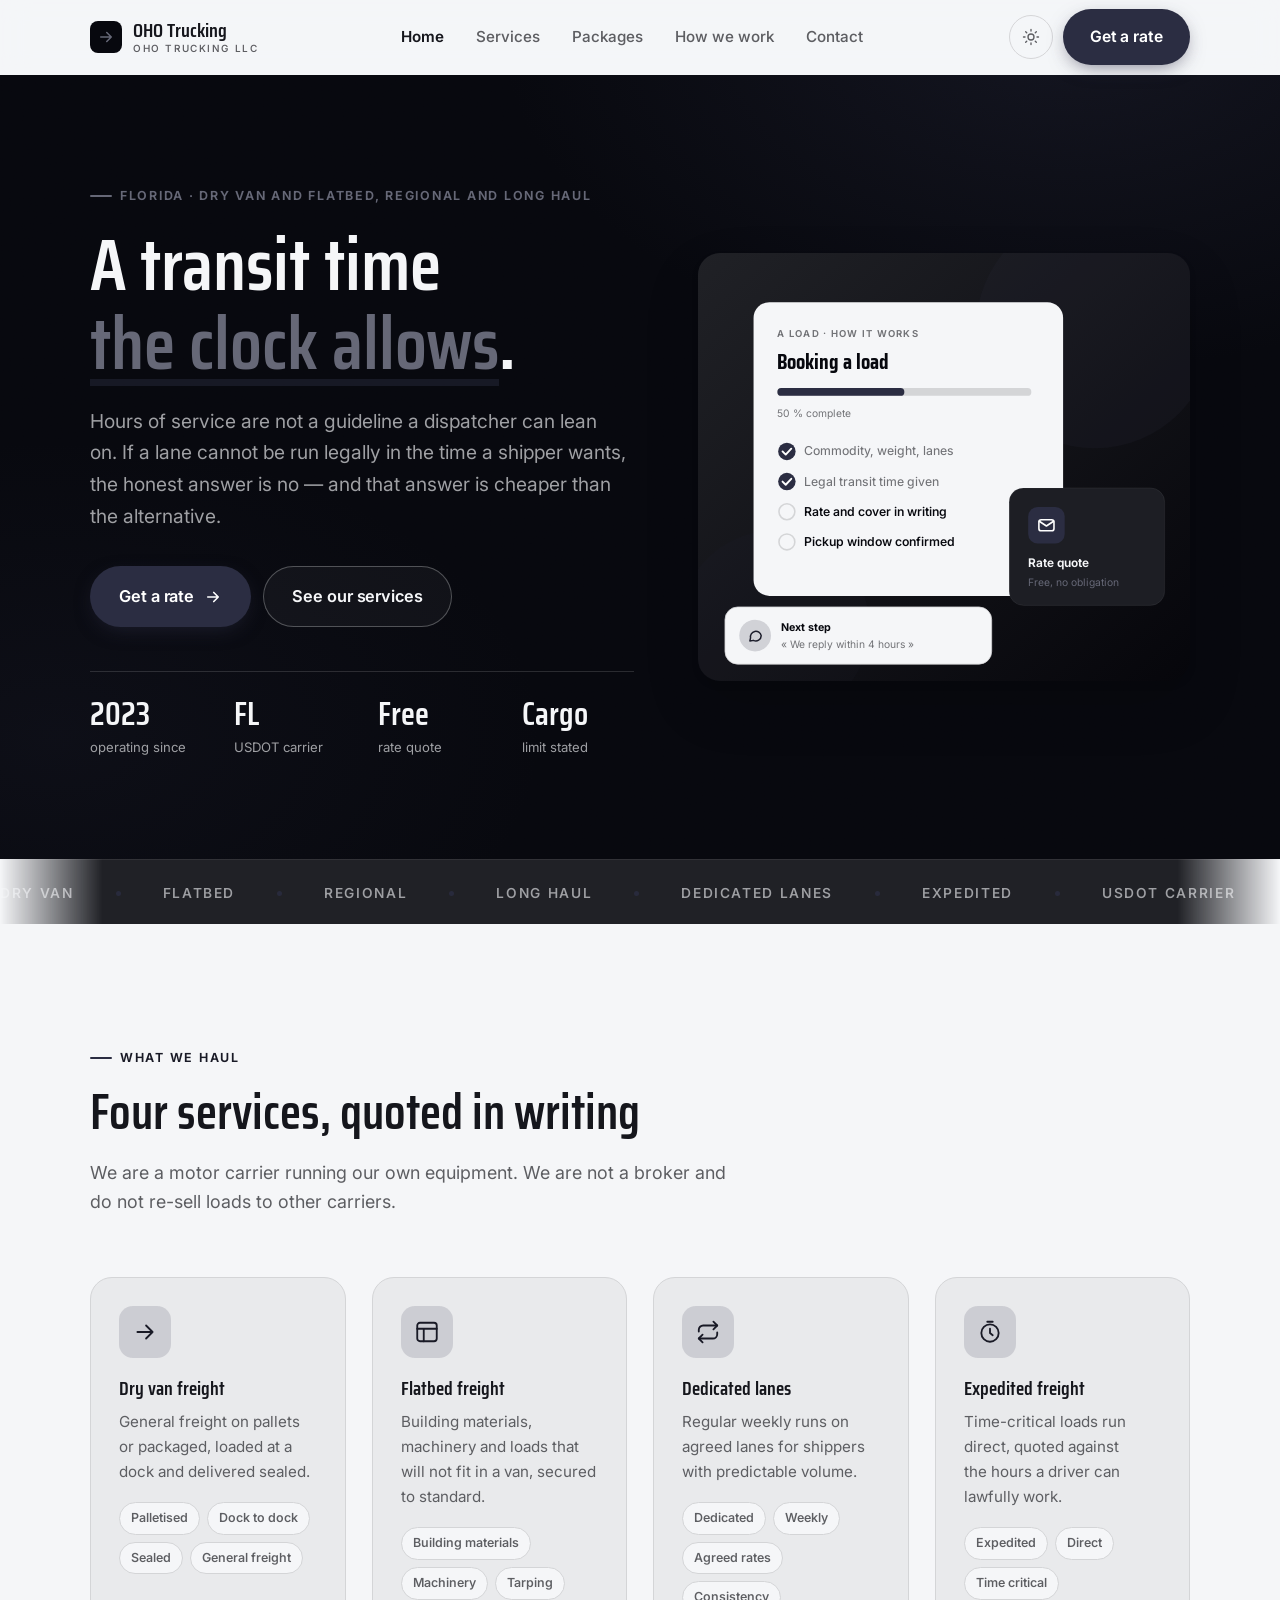
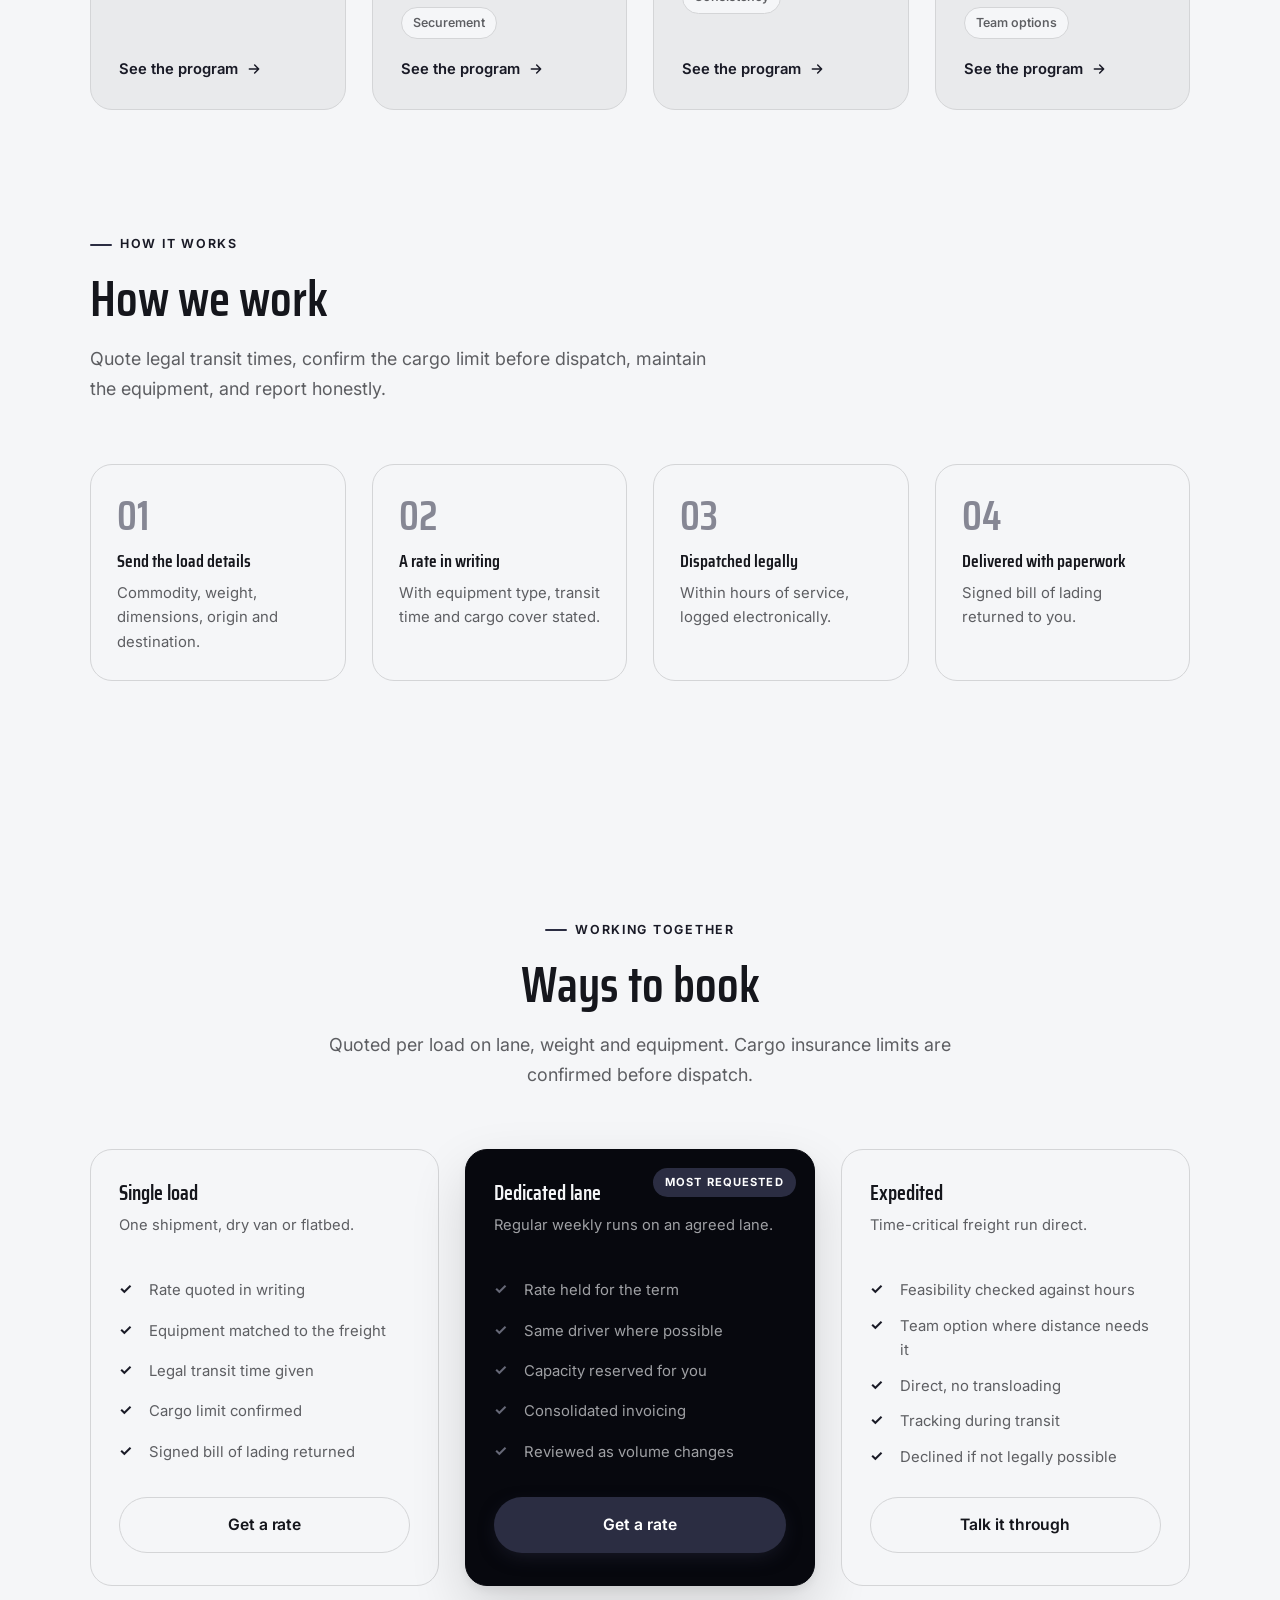
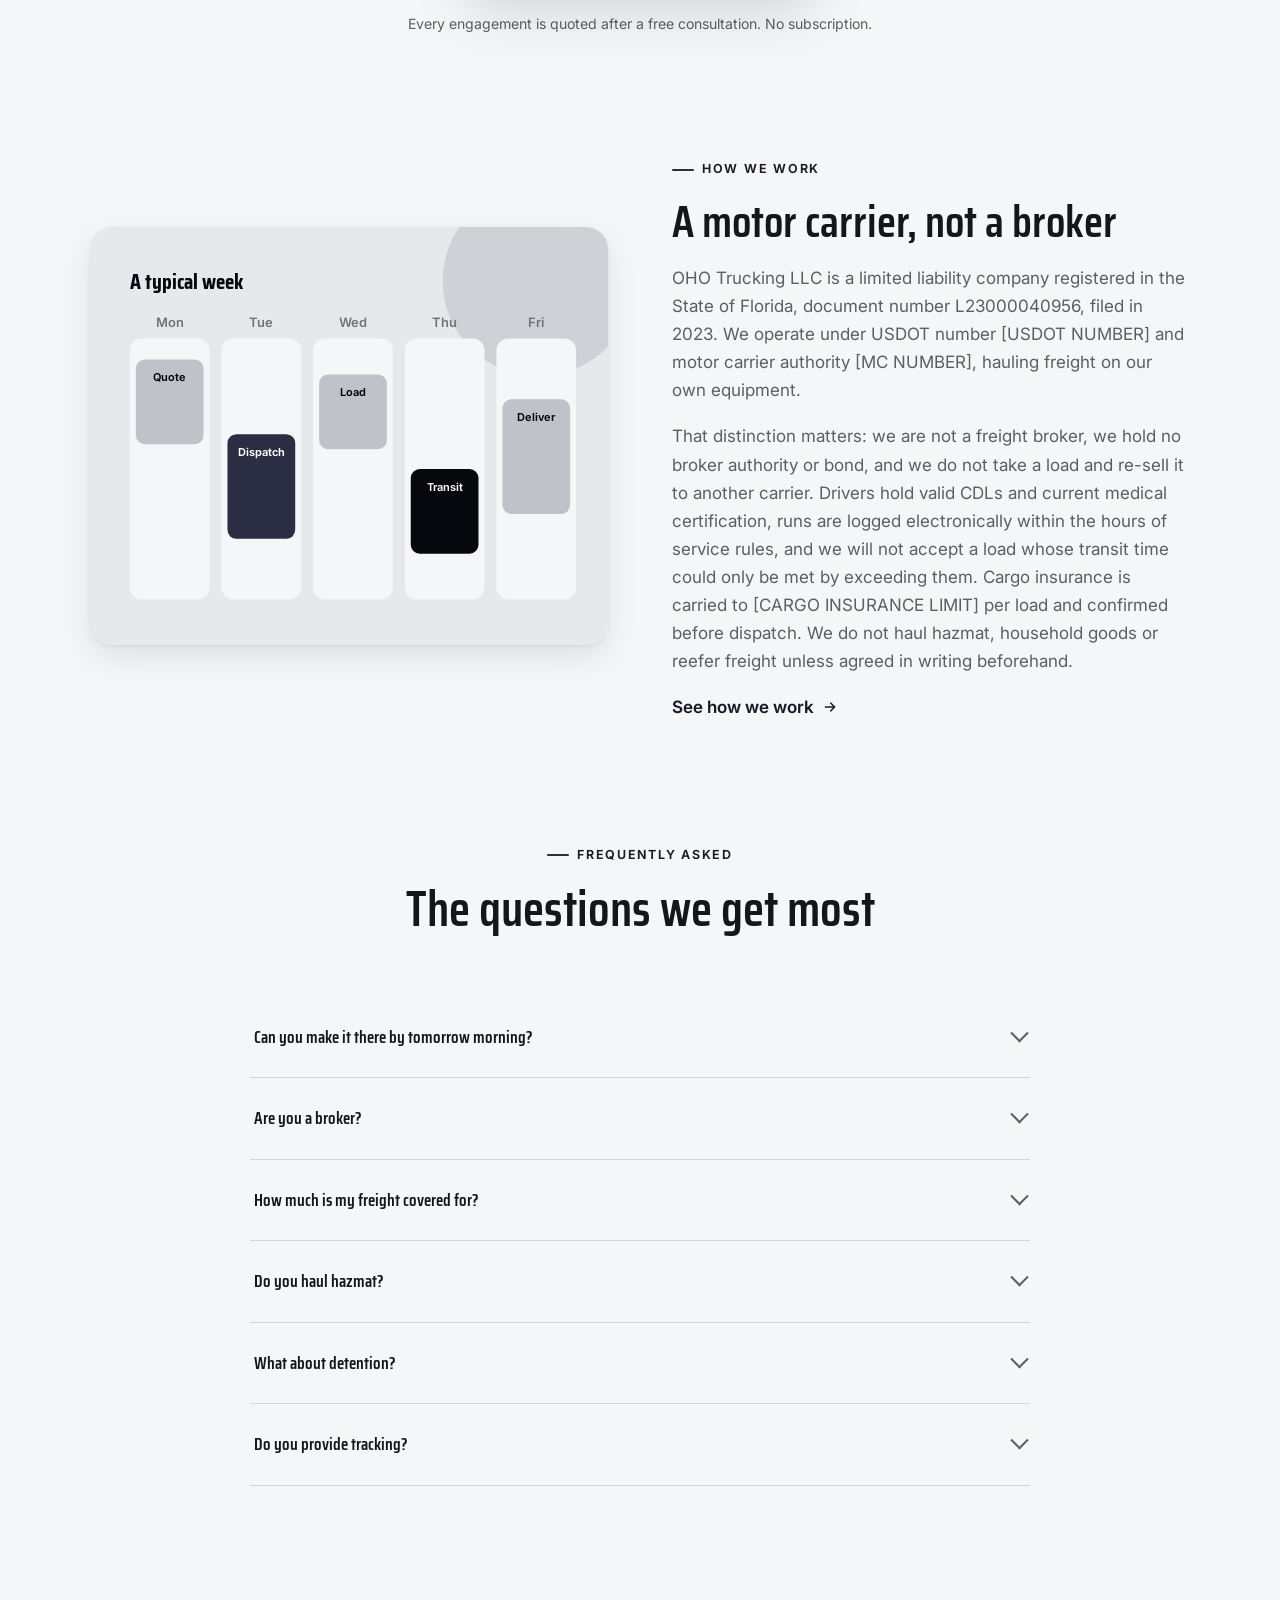
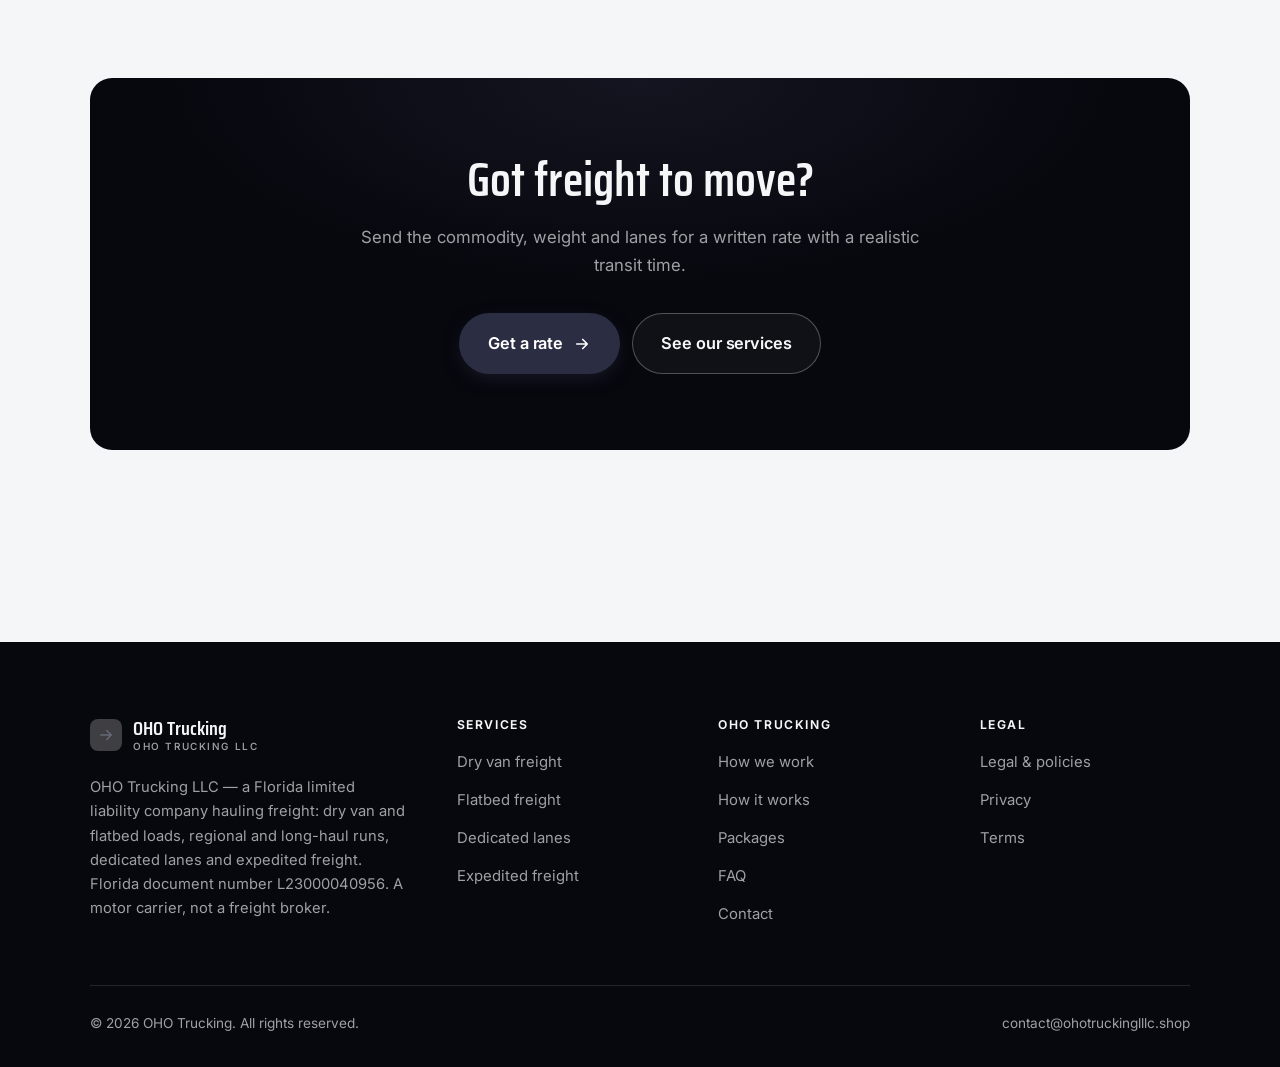
<file: index.html>
<!DOCTYPE html>
<html lang="en" class="no-js">
<head>
<meta charset="utf-8">
<meta name="viewport" content="width=device-width, initial-scale=1">
<title>OHO Trucking LLC — freight hauling in Florida and beyond</title>
<meta name="description" content="OHO Trucking LLC, a Florida motor carrier: dry van and flatbed freight, regional and long-haul runs, dedicated lanes and expedited loads, with cargo insurance stated up front.">
<link rel="canonical" href="https://ohotruckinglllc.shop/">

<meta property="og:type" content="website">
<meta property="og:url" content="https://ohotruckinglllc.shop/">
<meta property="og:site_name" content="OHO Trucking">
<meta property="og:locale" content="en_US">
<meta property="og:title" content="OHO Trucking LLC — freight hauling in Florida and beyond">
<meta property="og:description" content="OHO Trucking LLC, a Florida motor carrier: dry van and flatbed freight, regional and long-haul runs, dedicated lanes and expedited loads, with cargo insurance stated up front.">
<meta name="theme-color" content="#07080e">

<link rel="icon" href="assets/img/favicon.svg" type="image/svg+xml">
<link rel="preconnect" href="https://fonts.googleapis.com">
<link rel="preconnect" href="https://fonts.gstatic.com" crossorigin>
<link rel="stylesheet" href="https://fonts.googleapis.com/css2?family=Saira+Condensed:wght@400;500;600;700&family=Inter:wght@400..700&display=swap">
<link rel="stylesheet" href="assets/css/style.css">

<!-- Thème appliqué avant le premier rendu (évite le flash) -->
<script>
document.documentElement.classList.remove('no-js');
(function(){try{var t=localStorage.getItem('site-theme');if(t){document.documentElement.setAttribute('data-theme',t);}}catch(e){}})();
</script>
<script type="application/ld+json">
{
  "@context": "https://schema.org",
  "@type": "Organization",
  "name": "OHO Trucking",
  "url": "https://ohotruckinglllc.shop/",
  "email": "contact@ohotruckinglllc.shop",
  "description": "OHO Trucking LLC, a Florida motor carrier: dry van and flatbed freight, regional and long-haul runs, dedicated lanes and expedited loads, with cargo insurance stated up front.",
  "areaServed": "US",
  "knowsLanguage": "en"
}
</script>
</head>

<body>
<a class="skip-link" href="#main">Skip to main content</a>

<header class="site-header">
  <nav class="wrap nav" aria-label="Main navigation">
    <a class="brand" href="index.html">
      <svg class="brand__mark" viewBox="0 0 64 64" aria-hidden="true">
        <rect class="bm-bg" width="64" height="64" rx="16"/>
        <g class="bm-ic" transform="translate(14 14) scale(1.5)" fill="none" stroke-width="2.1" stroke-linecap="round" stroke-linejoin="round"><path d="M5 12h14M13 6l6 6-6 6"/></g>
      </svg>
      <span>OHO Trucking<span class="brand__sub">OHO Trucking LLC</span></span>
    </a>

    <ul class="nav__links" id="nav-links">
      <li><a href="index.html" aria-current="page">Home</a></li>
      <li><a href="programs.html">Services</a></li>
      <li><a href="index.html#pricing">Packages</a></li>
      <li><a href="about.html">How we work</a></li>
      <li><a href="contact.html">Contact</a></li>
      <li><a class="btn btn--primary" href="contact.html">Get a rate</a></li>
    </ul>

    <div class="nav__cta">
      <button class="theme-toggle" type="button" aria-label="Switch to dark theme">
        <svg class="icon-sun" viewBox="0 0 24 24" fill="none" stroke="currentColor" stroke-width="1.8" stroke-linecap="round" aria-hidden="true"><circle cx="12" cy="12" r="4"/><path d="M12 2v2m0 16v2M2 12h2m16 0h2M4.9 4.9l1.4 1.4m11.4 11.4 1.4 1.4M19.1 4.9l-1.4 1.4M6.3 17.7l-1.4 1.4"/></svg>
        <svg class="icon-moon" viewBox="0 0 24 24" fill="none" stroke="currentColor" stroke-width="1.8" stroke-linecap="round" stroke-linejoin="round" aria-hidden="true"><path d="M21 12.8A9 9 0 1 1 11.2 3a7 7 0 0 0 9.8 9.8z"/></svg>
      </button>
      <a class="btn btn--primary" href="contact.html">Get a rate</a>
      <button class="nav__toggle" type="button" aria-expanded="false" aria-controls="nav-links" aria-label="Open menu">
        <svg class="icon-open" viewBox="0 0 24 24" fill="none" stroke="currentColor" stroke-width="2" stroke-linecap="round" aria-hidden="true"><path d="M3 6h18M3 12h18M3 18h18"/></svg>
        <svg class="icon-close" viewBox="0 0 24 24" fill="none" stroke="currentColor" stroke-width="2" stroke-linecap="round" aria-hidden="true"><path d="M6 6l12 12M18 6L6 18"/></svg>
      </button>
    </div>
  </nav>
</header>

<main id="main">

<section class="hero">
  <div class="wrap hero__inner">
    <div>
      <span class="eyebrow hero__eyebrow">Florida · Dry van and flatbed, regional and long haul</span>
      <h1>A transit time<br> <em>the clock allows</em>.</h1>
      <p class="hero__lede">Hours of service are not a guideline a dispatcher can lean on. If a lane cannot be run legally in the time a shipper wants, the honest answer is no — and that answer is cheaper than the alternative.</p>

      <div class="hero__actions">
        <a class="btn btn--primary btn--lg" href="contact.html">Get a rate <svg viewBox="0 0 24 24" fill="none" stroke="currentColor" stroke-width="2.2" stroke-linecap="round" stroke-linejoin="round" aria-hidden="true"><path d="M5 12h14M13 6l6 6-6 6"/></svg></a>
        <a class="btn btn--on-dark btn--lg" href="programs.html">See our services</a>
      </div>

      <ul class="hero__proof">
        <li><span class="stat__num">2023</span><span class="stat__label">operating since</span></li>
        <li><span class="stat__num">FL</span><span class="stat__label">USDOT carrier</span></li>
        <li><span class="stat__num">Free</span><span class="stat__label">rate quote</span></li>
        <li><span class="stat__num">Cargo</span><span class="stat__label">limit stated</span></li>
      </ul>
    </div>

    <div class="hero__art">
      <svg viewBox="0 0 620 540" role="img" aria-label="How booking a load with OHO Trucking works, from details to confirmed pickup.">
        <defs>
          <linearGradient id="hbg" x1="0" y1="0" x2="1" y2="1">
            <stop offset="0" stop-color="#202126"/><stop offset="1" stop-color="#06060b"/>
          </linearGradient>
        </defs>
        <rect width="620" height="540" rx="22" fill="url(#hbg)"/>
        <circle cx="500" cy="96" r="150" fill="#2b2d42" opacity=".16"/>
        <circle cx="96" cy="470" r="120" fill="#2b2d42" opacity=".08"/>

        <g style="font-family: var(--font-body)">
          <!-- Carte programme -->
          <rect x="70" y="62" width="390" height="370" rx="20" fill="#f5f6f8"/>
          <text x="100" y="106" font-size="12" font-weight="650" letter-spacing="1.6" fill="#727377">A LOAD · HOW IT WORKS</text>
          <text x="100" y="146" font-size="27" font-weight="700" fill="#07080e" style="font-family: var(--font-display)">Booking a load</text>
          <rect x="100" y="170" width="320" height="10" rx="5" fill="#d4d5d7"/>
          <rect x="100" y="170" width="160" height="10" rx="5" fill="#2b2d42"/>
          <text x="100" y="206" font-size="13" fill="#727377">50 % complete</text>
          <circle cx="112" cy="250" r="11" fill="#2b2d42"/><path d="M106.5 250l4 4 7-7.5" fill="none" stroke="#ffffff" stroke-width="2.4" stroke-linecap="round" stroke-linejoin="round"/><text x="134" y="255" font-size="15.5" fill="#727377" font-weight="450">Commodity, weight, lanes</text>
          <circle cx="112" cy="288" r="11" fill="#2b2d42"/><path d="M106.5 288l4 4 7-7.5" fill="none" stroke="#ffffff" stroke-width="2.4" stroke-linecap="round" stroke-linejoin="round"/><text x="134" y="293" font-size="15.5" fill="#727377" font-weight="450">Legal transit time given</text>
          <circle cx="112" cy="326" r="10" fill="none" stroke="#d4d5d7" stroke-width="2"/><text x="134" y="331" font-size="15.5" fill="#07080e" font-weight="560">Rate and cover in writing</text>
          <circle cx="112" cy="364" r="10" fill="none" stroke="#d4d5d7" stroke-width="2"/><text x="134" y="369" font-size="15.5" fill="#07080e" font-weight="560">Pickup window confirmed</text>

          <!-- Carte séance -->
          <rect x="392" y="296" width="196" height="148" rx="18" fill="#1d1e24" stroke="#ffffff" stroke-opacity=".08"/>
          <rect x="416" y="320" width="46" height="46" rx="12" fill="#2b2d42"/>
          <g transform="translate(427 331)" fill="none" stroke="#ffffff" color="#ffffff" stroke-width="2" stroke-linecap="round" stroke-linejoin="round"><rect x="2.5" y="5" width="19" height="14" rx="3"/><path d="M3 7l9 6 9-6"/></g>
          <text x="416" y="396" font-size="15" font-weight="650" fill="#f5f6f8">Rate quote</text>
          <text x="416" y="420" font-size="13" fill="#666877">Free, no obligation</text>

          <!-- Retour du coach -->
          <rect x="34" y="446" width="336" height="72" rx="16" fill="#f5f6f8" stroke="#d4d5d7"/>
          <circle cx="72" cy="482" r="20" fill="#d1d2d7"/>
          <g transform="translate(62 472) scale(.84)" fill="none" stroke="#1c1d2b" stroke-width="2.2" stroke-linecap="round" stroke-linejoin="round"><path d="M21 12a8 8 0 0 1-11.6 7.1L4 20l1-4.6A8 8 0 1 1 21 12z"/></g>
          <text x="104" y="476" font-size="13.5" font-weight="700" fill="#07080e">Next step</text>
          <text x="104" y="498" font-size="13" fill="#727377">« We reply within 4 hours »</text>
        </g>
      </svg>
    </div>
  </div>
</section>

<div class="marquee" aria-hidden="true">
  <div class="marquee__track"><span>Dry van</span><span>Flatbed</span><span>Regional</span><span>Long haul</span><span>Dedicated lanes</span><span>Expedited</span><span>USDOT carrier</span><span>Hours of service</span><span>ELD</span><span>Cargo insurance</span><span>Dry van</span><span>Flatbed</span><span>Regional</span><span>Long haul</span><span>Dedicated lanes</span><span>Expedited</span><span>USDOT carrier</span><span>Hours of service</span><span>ELD</span><span>Cargo insurance</span></div>
</div>

<section class="section wrap" id="programs">
  <div class="section-head reveal">
    <span class="eyebrow">What we haul</span>
    <h2>Four services, quoted in writing</h2>
    <p>We are a motor carrier running our own equipment. We are not a broker and do not re-sell loads to other carriers.</p>
  </div>
  <div class="grid grid--4 reveal-group">
    <a class="card" href="programs.html#dryvan">
      <div class="card__icon"><svg viewBox="0 0 24 24" fill="none" stroke="currentColor" stroke-width="1.7" stroke-linecap="round" stroke-linejoin="round" aria-hidden="true"><path d="M5 12h14M13 6l6 6-6 6"/></svg></div>
      <h3>Dry van freight</h3>
      <p>General freight on pallets or packaged, loaded at a dock and delivered sealed.</p>
      <ul class="tags"><li>Palletised</li><li>Dock to dock</li><li>Sealed</li><li>General freight</li></ul>
      <span class="arrow-link">See the program <svg viewBox="0 0 24 24" fill="none" stroke="currentColor" stroke-width="2.2" stroke-linecap="round" stroke-linejoin="round" aria-hidden="true"><path d="M5 12h14M13 6l6 6-6 6"/></svg></span>
    </a>
    <a class="card" href="programs.html#flatbed">
      <div class="card__icon"><svg viewBox="0 0 24 24" fill="none" stroke="currentColor" stroke-width="1.7" stroke-linecap="round" stroke-linejoin="round" aria-hidden="true"><rect x="3" y="3.5" width="18" height="17" rx="2.5"/><path d="M3 9h18M9 9v11.5"/></svg></div>
      <h3>Flatbed freight</h3>
      <p>Building materials, machinery and loads that will not fit in a van, secured to standard.</p>
      <ul class="tags"><li>Building materials</li><li>Machinery</li><li>Tarping</li><li>Securement</li></ul>
      <span class="arrow-link">See the program <svg viewBox="0 0 24 24" fill="none" stroke="currentColor" stroke-width="2.2" stroke-linecap="round" stroke-linejoin="round" aria-hidden="true"><path d="M5 12h14M13 6l6 6-6 6"/></svg></span>
    </a>
    <a class="card" href="programs.html#lanes">
      <div class="card__icon"><svg viewBox="0 0 24 24" fill="none" stroke="currentColor" stroke-width="1.7" stroke-linecap="round" stroke-linejoin="round" aria-hidden="true"><path d="M17 2.5l3.5 3.5L17 9.5"/><path d="M3.5 11.5V10A4 4 0 0 1 7.5 6h13M7 21.5 3.5 18 7 14.5"/><path d="M20.5 12.5V14a4 4 0 0 1-4 4h-13"/></svg></div>
      <h3>Dedicated lanes</h3>
      <p>Regular weekly runs on agreed lanes for shippers with predictable volume.</p>
      <ul class="tags"><li>Dedicated</li><li>Weekly</li><li>Agreed rates</li><li>Consistency</li></ul>
      <span class="arrow-link">See the program <svg viewBox="0 0 24 24" fill="none" stroke="currentColor" stroke-width="2.2" stroke-linecap="round" stroke-linejoin="round" aria-hidden="true"><path d="M5 12h14M13 6l6 6-6 6"/></svg></span>
    </a>
    <a class="card" href="programs.html#expedited">
      <div class="card__icon"><svg viewBox="0 0 24 24" fill="none" stroke="currentColor" stroke-width="1.7" stroke-linecap="round" stroke-linejoin="round" aria-hidden="true"><circle cx="12" cy="13" r="8"/><path d="M12 9v4l2.5 2M9.5 2.5h5"/></svg></div>
      <h3>Expedited freight</h3>
      <p>Time-critical loads run direct, quoted against the hours a driver can lawfully work.</p>
      <ul class="tags"><li>Expedited</li><li>Direct</li><li>Time critical</li><li>Team options</li></ul>
      <span class="arrow-link">See the program <svg viewBox="0 0 24 24" fill="none" stroke="currentColor" stroke-width="2.2" stroke-linecap="round" stroke-linejoin="round" aria-hidden="true"><path d="M5 12h14M13 6l6 6-6 6"/></svg></span>
    </a>
  </div>
</section>

<section class="section section--flush wrap" id="how-it-works">
  <div class="section-head reveal">
    <span class="eyebrow">How it works</span>
    <h2>How we work</h2>
    <p>Quote legal transit times, confirm the cargo limit before dispatch, maintain the equipment, and report honestly.</p>
  </div>
  <div class="grid grid--4 steps reveal-group">
    <article class="step">
      <h3>Send the load details</h3>
      <p>Commodity, weight, dimensions, origin and destination.</p>
    </article>
    <article class="step">
      <h3>A rate in writing</h3>
      <p>With equipment type, transit time and cargo cover stated.</p>
    </article>
    <article class="step">
      <h3>Dispatched legally</h3>
      <p>Within hours of service, logged electronically.</p>
    </article>
    <article class="step">
      <h3>Delivered with paperwork</h3>
      <p>Signed bill of lading returned to you.</p>
    </article>
  </div>
</section>

<section class="section wrap" id="pricing">
  <div class="section-head section-head--center reveal">
    <span class="eyebrow">Working together</span>
    <h2>Ways to book</h2>
    <p>Quoted per load on lane, weight and equipment. Cargo insurance limits are confirmed before dispatch.</p>
  </div>
  <div class="grid grid--3 plans reveal-group">
    <article class="plan">
      
      <h3>Single load</h3>
      <p class="plan__desc">One shipment, dry van or flatbed.</p>
      
      <ul class="plan__features">
        <li>Rate quoted in writing</li>
        <li>Equipment matched to the freight</li>
        <li>Legal transit time given</li>
        <li>Cargo limit confirmed</li>
        <li>Signed bill of lading returned</li>
      </ul>
      <a class="btn btn--ghost btn--block" href="contact.html">Get a rate</a>
    </article>
    <article class="plan plan--featured">
      <span class="plan__tag">Most requested</span>
      <h3>Dedicated lane</h3>
      <p class="plan__desc">Regular weekly runs on an agreed lane.</p>
      
      <ul class="plan__features">
        <li>Rate held for the term</li>
        <li>Same driver where possible</li>
        <li>Capacity reserved for you</li>
        <li>Consolidated invoicing</li>
        <li>Reviewed as volume changes</li>
      </ul>
      <a class="btn btn--primary btn--block" href="contact.html">Get a rate</a>
    </article>
    <article class="plan">
      
      <h3>Expedited</h3>
      <p class="plan__desc">Time-critical freight run direct.</p>
      
      <ul class="plan__features">
        <li>Feasibility checked against hours</li>
        <li>Team option where distance needs it</li>
        <li>Direct, no transloading</li>
        <li>Tracking during transit</li>
        <li>Declined if not legally possible</li>
      </ul>
      <a class="btn btn--ghost btn--block" href="contact.html">Talk it through</a>
    </article>
  </div>
  <p class="plans-note">Every engagement is quoted after a free consultation. No subscription.</p>
</section>

<section class="section section--flush wrap">
  <div class="split reveal">
    <div class="split__art">
      <svg viewBox="0 0 520 420" role="img" aria-label="Example of a typical week: Quote, Dispatch, Load, Transit, Deliver.">
        <rect width="520" height="420" rx="20" fill="#e7e8eb"/>
        <circle cx="450" cy="54" r="96" fill="#2b2d42" opacity=".12"/>
        <g style="font-family: var(--font-body)">
        <text x="40" y="62" font-size="22" font-weight="700" fill="#07080e" style="font-family: var(--font-display)">A typical week</text>
        <text x="80" y="100" text-anchor="middle" font-size="13" font-weight="600" fill="#727377">Mon</text>
        <rect x="40" y="112" width="80" height="262" rx="12" fill="#f5f6f8"/>
        <rect x="46" y="133" width="68" height="85" rx="9" fill="#c0c2c9"/>
        <text x="80" y="155" text-anchor="middle" font-size="11" font-weight="650" fill="#07080e">Quote</text>
        <text x="172" y="100" text-anchor="middle" font-size="13" font-weight="600" fill="#727377">Tue</text>
        <rect x="132" y="112" width="80" height="262" rx="12" fill="#f5f6f8"/>
        <rect x="138" y="208" width="68" height="105" rx="9" fill="#2b2d42"/>
        <text x="172" y="230" text-anchor="middle" font-size="11" font-weight="650" fill="#ffffff">Dispatch</text>
        <text x="264" y="100" text-anchor="middle" font-size="13" font-weight="600" fill="#727377">Wed</text>
        <rect x="224" y="112" width="80" height="262" rx="12" fill="#f5f6f8"/>
        <rect x="230" y="148" width="68" height="75" rx="9" fill="#c0c2c9"/>
        <text x="264" y="170" text-anchor="middle" font-size="11" font-weight="650" fill="#07080e">Load</text>
        <text x="356" y="100" text-anchor="middle" font-size="13" font-weight="600" fill="#727377">Thu</text>
        <rect x="316" y="112" width="80" height="262" rx="12" fill="#f5f6f8"/>
        <rect x="322" y="243" width="68" height="85" rx="9" fill="#07080e"/>
        <text x="356" y="265" text-anchor="middle" font-size="11" font-weight="650" fill="#f5f6f8">Transit</text>
        <text x="448" y="100" text-anchor="middle" font-size="13" font-weight="600" fill="#727377">Fri</text>
        <rect x="408" y="112" width="80" height="262" rx="12" fill="#f5f6f8"/>
        <rect x="414" y="173" width="68" height="115" rx="9" fill="#c0c2c9"/>
        <text x="448" y="195" text-anchor="middle" font-size="11" font-weight="650" fill="#07080e">Deliver</text>
        </g>
      </svg>
    </div>
    <div>
      <span class="eyebrow">How we work</span>
      <h2>A motor carrier, not a broker</h2>
      <p>OHO Trucking LLC is a limited liability company registered in the State of Florida, document number L23000040956, filed in 2023. We operate under USDOT number [USDOT NUMBER] and motor carrier authority [MC NUMBER], hauling freight on our own equipment.</p>
      <p>That distinction matters: we are not a freight broker, we hold no broker authority or bond, and we do not take a load and re-sell it to another carrier. Drivers hold valid CDLs and current medical certification, runs are logged electronically within the hours of service rules, and we will not accept a load whose transit time could only be met by exceeding them. Cargo insurance is carried to [CARGO INSURANCE LIMIT] per load and confirmed before dispatch. We do not haul hazmat, household goods or reefer freight unless agreed in writing beforehand.</p>
      <p><a class="arrow-link" href="about.html">See how we work <svg viewBox="0 0 24 24" fill="none" stroke="currentColor" stroke-width="2.2" stroke-linecap="round" stroke-linejoin="round" aria-hidden="true"><path d="M5 12h14M13 6l6 6-6 6"/></svg></a></p>
    </div>
  </div>
</section>

<section class="section section--flush wrap" id="faq">
  <div class="section-head section-head--center reveal">
    <span class="eyebrow">Frequently asked</span>
    <h2>The questions we get most</h2>
  </div>
  <div class="faq reveal">
    <details>
      <summary>Can you make it there by tomorrow morning?</summary>
      <p>We will work it out against lawful driving hours and tell you honestly. A yes that depends on a driver running over hours is not a yes, and it is not worth the load.</p>
    </details>
    <details>
      <summary>Are you a broker?</summary>
      <p>No. We are a motor carrier with our own authority and our own equipment. We do not take loads and re-sell them, and we hold no broker authority or bond.</p>
    </details>
    <details>
      <summary>How much is my freight covered for?</summary>
      <p>Cargo insurance is carried to a stated limit per load and confirmed before dispatch. If your freight is worth more, tell us in advance so cover can be arranged rather than discovered missing after a claim.</p>
    </details>
    <details>
      <summary>Do you haul hazmat?</summary>
      <p>Not unless agreed in writing beforehand. Hazardous materials require endorsements and placarding, and we will not take that on casually.</p>
    </details>
    <details>
      <summary>What about detention?</summary>
      <p>Stated in the rate confirmation up front. Drivers sitting at a dock are burning hours they need for the run, so the terms are agreed before dispatch rather than argued afterwards.</p>
    </details>
    <details>
      <summary>Do you provide tracking?</summary>
      <p>Yes on expedited and dedicated work, and updates on request otherwise. Runs are electronically logged as the regulations require.</p>
    </details>
  </div>
</section>

<section class="wrap section--tight">
  <div class="cta-band reveal">
    <h2>Got freight to move?</h2>
    <p>Send the commodity, weight and lanes for a written rate with a realistic transit time.</p>
    <div class="hero__actions">
      <a class="btn btn--primary btn--lg" href="contact.html">Get a rate <svg viewBox="0 0 24 24" fill="none" stroke="currentColor" stroke-width="2.2" stroke-linecap="round" stroke-linejoin="round" aria-hidden="true"><path d="M5 12h14M13 6l6 6-6 6"/></svg></a>
      <a class="btn btn--on-dark btn--lg" href="programs.html">See our services</a>
    </div>
  </div>
</section>

</main>

<footer class="site-footer">
  <div class="wrap">
    <div class="footer__grid">
      <div class="footer__brand">
        <a class="brand" href="index.html">
          <svg class="brand__mark" viewBox="0 0 64 64" aria-hidden="true">
        <rect class="bm-bg" width="64" height="64" rx="16"/>
        <g class="bm-ic" transform="translate(14 14) scale(1.5)" fill="none" stroke-width="2.1" stroke-linecap="round" stroke-linejoin="round"><path d="M5 12h14M13 6l6 6-6 6"/></g>
      </svg>
          <span>OHO Trucking<span class="brand__sub">OHO Trucking LLC</span></span>
        </a>
        <p>OHO Trucking LLC — a Florida limited liability company hauling freight: dry van and flatbed loads, regional and long-haul runs, dedicated lanes and expedited freight. Florida document number L23000040956. A motor carrier, not a freight broker.</p>
      </div>

      <div class="footer__col">
        <h4>Services</h4>
        <ul>
          <li><a href="programs.html#dryvan">Dry van freight</a></li>
          <li><a href="programs.html#flatbed">Flatbed freight</a></li>
          <li><a href="programs.html#lanes">Dedicated lanes</a></li>
          <li><a href="programs.html#expedited">Expedited freight</a></li>
        </ul>
      </div>

      <div class="footer__col">
        <h4>OHO Trucking</h4>
        <ul>
          <li><a href="about.html">How we work</a></li>
          <li><a href="index.html#how-it-works">How it works</a></li>
          <li><a href="index.html#pricing">Packages</a></li>
          <li><a href="index.html#faq">FAQ</a></li>
          <li><a href="contact.html">Contact</a></li>
        </ul>
      </div>

      <div class="footer__col">
        <h4>Legal</h4>
        <ul>
          <li><a href="legal.html">Legal &amp; policies</a></li>
          <li><a href="legal.html#privacy">Privacy</a></li>
          <li><a href="legal.html#terms">Terms</a></li>
        </ul>
      </div>
    </div>

    <div class="footer__bottom">
      <p>© <span data-year>2026</span> OHO Trucking. All rights reserved.</p>
      <p><a href="mailto:contact@ohotruckinglllc.shop">contact@ohotruckinglllc.shop</a></p>
    </div>
  </div>
</footer>

<script src="assets/js/main.js" defer></script>
</body>
</html>
</file>
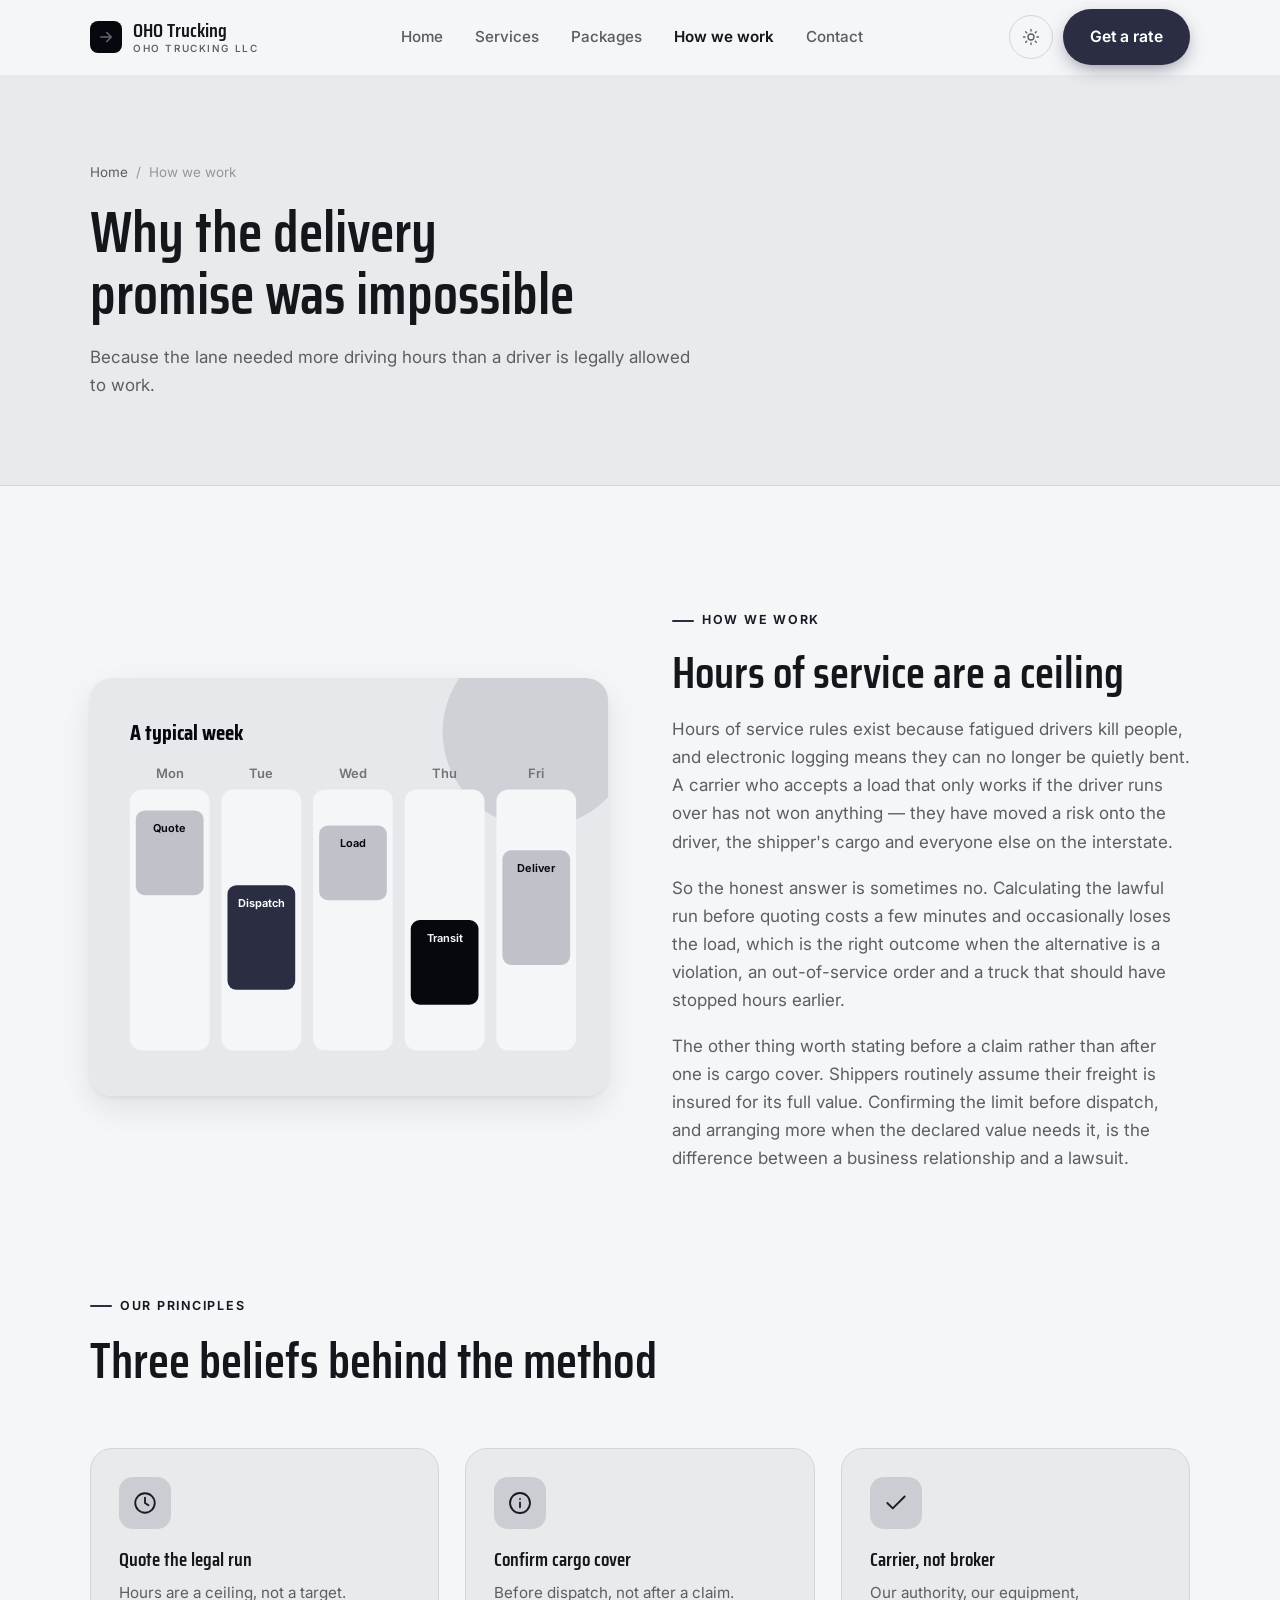
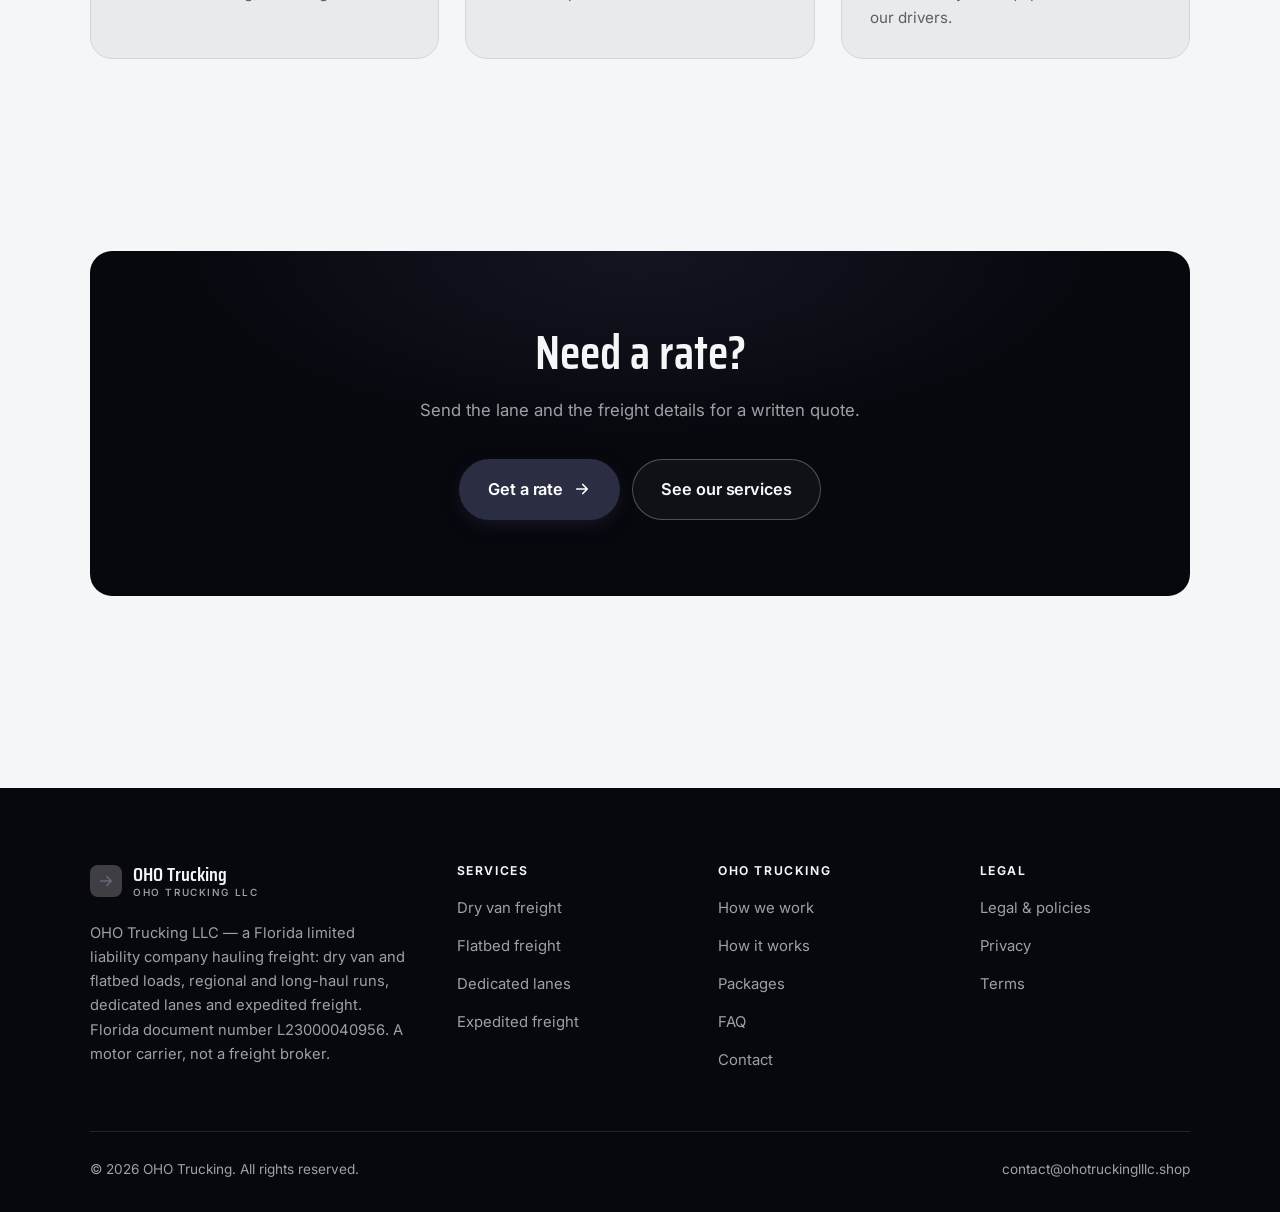
<file: about.html>
<!DOCTYPE html>
<html lang="en" class="no-js">
<head>
<meta charset="utf-8">
<meta name="viewport" content="width=device-width, initial-scale=1">
<title>How we work — OHO Trucking</title>
<meta name="description" content="About OHO Trucking LLC, a Florida motor carrier, document number L23000040956.">
<link rel="canonical" href="https://ohotruckinglllc.shop/about.html">

<meta property="og:type" content="website">
<meta property="og:url" content="https://ohotruckinglllc.shop/about.html">
<meta property="og:site_name" content="OHO Trucking">
<meta property="og:locale" content="en_US">
<meta property="og:title" content="How we work — OHO Trucking">
<meta property="og:description" content="About OHO Trucking LLC, a Florida motor carrier, document number L23000040956.">
<meta name="theme-color" content="#07080e">

<link rel="icon" href="assets/img/favicon.svg" type="image/svg+xml">
<link rel="preconnect" href="https://fonts.googleapis.com">
<link rel="preconnect" href="https://fonts.gstatic.com" crossorigin>
<link rel="stylesheet" href="https://fonts.googleapis.com/css2?family=Saira+Condensed:wght@400;500;600;700&family=Inter:wght@400..700&display=swap">
<link rel="stylesheet" href="assets/css/style.css">

<!-- Thème appliqué avant le premier rendu (évite le flash) -->
<script>
document.documentElement.classList.remove('no-js');
(function(){try{var t=localStorage.getItem('site-theme');if(t){document.documentElement.setAttribute('data-theme',t);}}catch(e){}})();
</script>
</head>

<body>
<a class="skip-link" href="#main">Skip to main content</a>

<header class="site-header">
  <nav class="wrap nav" aria-label="Main navigation">
    <a class="brand" href="index.html">
      <svg class="brand__mark" viewBox="0 0 64 64" aria-hidden="true">
        <rect class="bm-bg" width="64" height="64" rx="16"/>
        <g class="bm-ic" transform="translate(14 14) scale(1.5)" fill="none" stroke-width="2.1" stroke-linecap="round" stroke-linejoin="round"><path d="M5 12h14M13 6l6 6-6 6"/></g>
      </svg>
      <span>OHO Trucking<span class="brand__sub">OHO Trucking LLC</span></span>
    </a>

    <ul class="nav__links" id="nav-links">
      <li><a href="index.html">Home</a></li>
      <li><a href="programs.html">Services</a></li>
      <li><a href="index.html#pricing">Packages</a></li>
      <li><a href="about.html" aria-current="page">How we work</a></li>
      <li><a href="contact.html">Contact</a></li>
      <li><a class="btn btn--primary" href="contact.html">Get a rate</a></li>
    </ul>

    <div class="nav__cta">
      <button class="theme-toggle" type="button" aria-label="Switch to dark theme">
        <svg class="icon-sun" viewBox="0 0 24 24" fill="none" stroke="currentColor" stroke-width="1.8" stroke-linecap="round" aria-hidden="true"><circle cx="12" cy="12" r="4"/><path d="M12 2v2m0 16v2M2 12h2m16 0h2M4.9 4.9l1.4 1.4m11.4 11.4 1.4 1.4M19.1 4.9l-1.4 1.4M6.3 17.7l-1.4 1.4"/></svg>
        <svg class="icon-moon" viewBox="0 0 24 24" fill="none" stroke="currentColor" stroke-width="1.8" stroke-linecap="round" stroke-linejoin="round" aria-hidden="true"><path d="M21 12.8A9 9 0 1 1 11.2 3a7 7 0 0 0 9.8 9.8z"/></svg>
      </button>
      <a class="btn btn--primary" href="contact.html">Get a rate</a>
      <button class="nav__toggle" type="button" aria-expanded="false" aria-controls="nav-links" aria-label="Open menu">
        <svg class="icon-open" viewBox="0 0 24 24" fill="none" stroke="currentColor" stroke-width="2" stroke-linecap="round" aria-hidden="true"><path d="M3 6h18M3 12h18M3 18h18"/></svg>
        <svg class="icon-close" viewBox="0 0 24 24" fill="none" stroke="currentColor" stroke-width="2" stroke-linecap="round" aria-hidden="true"><path d="M6 6l12 12M18 6L6 18"/></svg>
      </button>
    </div>
  </nav>
</header>

<main id="main">

<section class="page-head">
  <div class="wrap">
    <nav class="breadcrumb" aria-label="Breadcrumb">
      <a href="index.html">Home</a><span>/</span><span aria-current="page">How we work</span>
    </nav>
    <h1>Why the delivery promise was impossible</h1>
    <p>Because the lane needed more driving hours than a driver is legally allowed to work.</p>
  </div>
</section>

<section class="section wrap">
  <div class="split reveal">
    <div class="split__art">
      <svg viewBox="0 0 520 420" role="img" aria-label="Example of a typical week: Quote, Dispatch, Load, Transit, Deliver.">
        <rect width="520" height="420" rx="20" fill="#e7e8eb"/>
        <circle cx="450" cy="54" r="96" fill="#2b2d42" opacity=".12"/>
        <g style="font-family: var(--font-body)">
        <text x="40" y="62" font-size="22" font-weight="700" fill="#07080e" style="font-family: var(--font-display)">A typical week</text>
        <text x="80" y="100" text-anchor="middle" font-size="13" font-weight="600" fill="#727377">Mon</text>
        <rect x="40" y="112" width="80" height="262" rx="12" fill="#f5f6f8"/>
        <rect x="46" y="133" width="68" height="85" rx="9" fill="#c0c2c9"/>
        <text x="80" y="155" text-anchor="middle" font-size="11" font-weight="650" fill="#07080e">Quote</text>
        <text x="172" y="100" text-anchor="middle" font-size="13" font-weight="600" fill="#727377">Tue</text>
        <rect x="132" y="112" width="80" height="262" rx="12" fill="#f5f6f8"/>
        <rect x="138" y="208" width="68" height="105" rx="9" fill="#2b2d42"/>
        <text x="172" y="230" text-anchor="middle" font-size="11" font-weight="650" fill="#ffffff">Dispatch</text>
        <text x="264" y="100" text-anchor="middle" font-size="13" font-weight="600" fill="#727377">Wed</text>
        <rect x="224" y="112" width="80" height="262" rx="12" fill="#f5f6f8"/>
        <rect x="230" y="148" width="68" height="75" rx="9" fill="#c0c2c9"/>
        <text x="264" y="170" text-anchor="middle" font-size="11" font-weight="650" fill="#07080e">Load</text>
        <text x="356" y="100" text-anchor="middle" font-size="13" font-weight="600" fill="#727377">Thu</text>
        <rect x="316" y="112" width="80" height="262" rx="12" fill="#f5f6f8"/>
        <rect x="322" y="243" width="68" height="85" rx="9" fill="#07080e"/>
        <text x="356" y="265" text-anchor="middle" font-size="11" font-weight="650" fill="#f5f6f8">Transit</text>
        <text x="448" y="100" text-anchor="middle" font-size="13" font-weight="600" fill="#727377">Fri</text>
        <rect x="408" y="112" width="80" height="262" rx="12" fill="#f5f6f8"/>
        <rect x="414" y="173" width="68" height="115" rx="9" fill="#c0c2c9"/>
        <text x="448" y="195" text-anchor="middle" font-size="11" font-weight="650" fill="#07080e">Deliver</text>
        </g>
      </svg>
    </div>
    <div>
      <span class="eyebrow">How we work</span>
      <h2>Hours of service are a ceiling</h2>
      <p>Hours of service rules exist because fatigued drivers kill people, and electronic logging means they can no longer be quietly bent. A carrier who accepts a load that only works if the driver runs over has not won anything — they have moved a risk onto the driver, the shipper's cargo and everyone else on the interstate.</p>
      <p>So the honest answer is sometimes no. Calculating the lawful run before quoting costs a few minutes and occasionally loses the load, which is the right outcome when the alternative is a violation, an out-of-service order and a truck that should have stopped hours earlier.</p>
      <p>The other thing worth stating before a claim rather than after one is cargo cover. Shippers routinely assume their freight is insured for its full value. Confirming the limit before dispatch, and arranging more when the declared value needs it, is the difference between a business relationship and a lawsuit.</p>
      <!--
        TO DO: add a short introduction of the coach (name, real background),
        with a photo if possible. Do not invent credentials — see README.md.
      -->
    </div>
  </div>
</section>

<section class="section section--flush wrap">
  <div class="section-head reveal">
    <span class="eyebrow">Our principles</span>
    <h2>Three beliefs behind the method</h2>
  </div>
  <div class="grid grid--3 reveal-group">
    <article class="card">
      <div class="card__icon"><svg viewBox="0 0 24 24" fill="none" stroke="currentColor" stroke-width="1.7" stroke-linecap="round" stroke-linejoin="round" aria-hidden="true"><circle cx="12" cy="12" r="9"/><path d="M12 7v5l3.2 2"/></svg></div>
      <h3>Quote the legal run</h3>
      <p>Hours are a ceiling, not a target.</p>
    </article>
    <article class="card">
      <div class="card__icon"><svg viewBox="0 0 24 24" fill="none" stroke="currentColor" stroke-width="1.7" stroke-linecap="round" stroke-linejoin="round" aria-hidden="true"><circle cx="12" cy="12" r="9.2"/><path d="M12 16v-4.5M12 8.2v.1"/></svg></div>
      <h3>Confirm cargo cover</h3>
      <p>Before dispatch, not after a claim.</p>
    </article>
    <article class="card">
      <div class="card__icon"><svg viewBox="0 0 24 24" fill="none" stroke="currentColor" stroke-width="1.7" stroke-linecap="round" stroke-linejoin="round" aria-hidden="true"><path d="M20 6 9 17l-5-5"/></svg></div>
      <h3>Carrier, not broker</h3>
      <p>Our authority, our equipment, our drivers.</p>
    </article>
  </div>
</section>

<section class="wrap section--tight">
  <div class="cta-band reveal">
    <h2>Need a rate?</h2>
    <p>Send the lane and the freight details for a written quote.</p>
    <div class="hero__actions">
      <a class="btn btn--primary btn--lg" href="contact.html">Get a rate <svg viewBox="0 0 24 24" fill="none" stroke="currentColor" stroke-width="2.2" stroke-linecap="round" stroke-linejoin="round" aria-hidden="true"><path d="M5 12h14M13 6l6 6-6 6"/></svg></a>
      <a class="btn btn--on-dark btn--lg" href="programs.html">See our services</a>
    </div>
  </div>
</section>

</main>

<footer class="site-footer">
  <div class="wrap">
    <div class="footer__grid">
      <div class="footer__brand">
        <a class="brand" href="index.html">
          <svg class="brand__mark" viewBox="0 0 64 64" aria-hidden="true">
        <rect class="bm-bg" width="64" height="64" rx="16"/>
        <g class="bm-ic" transform="translate(14 14) scale(1.5)" fill="none" stroke-width="2.1" stroke-linecap="round" stroke-linejoin="round"><path d="M5 12h14M13 6l6 6-6 6"/></g>
      </svg>
          <span>OHO Trucking<span class="brand__sub">OHO Trucking LLC</span></span>
        </a>
        <p>OHO Trucking LLC — a Florida limited liability company hauling freight: dry van and flatbed loads, regional and long-haul runs, dedicated lanes and expedited freight. Florida document number L23000040956. A motor carrier, not a freight broker.</p>
      </div>

      <div class="footer__col">
        <h4>Services</h4>
        <ul>
          <li><a href="programs.html#dryvan">Dry van freight</a></li>
          <li><a href="programs.html#flatbed">Flatbed freight</a></li>
          <li><a href="programs.html#lanes">Dedicated lanes</a></li>
          <li><a href="programs.html#expedited">Expedited freight</a></li>
        </ul>
      </div>

      <div class="footer__col">
        <h4>OHO Trucking</h4>
        <ul>
          <li><a href="about.html">How we work</a></li>
          <li><a href="index.html#how-it-works">How it works</a></li>
          <li><a href="index.html#pricing">Packages</a></li>
          <li><a href="index.html#faq">FAQ</a></li>
          <li><a href="contact.html">Contact</a></li>
        </ul>
      </div>

      <div class="footer__col">
        <h4>Legal</h4>
        <ul>
          <li><a href="legal.html">Legal &amp; policies</a></li>
          <li><a href="legal.html#privacy">Privacy</a></li>
          <li><a href="legal.html#terms">Terms</a></li>
        </ul>
      </div>
    </div>

    <div class="footer__bottom">
      <p>© <span data-year>2026</span> OHO Trucking. All rights reserved.</p>
      <p><a href="mailto:contact@ohotruckinglllc.shop">contact@ohotruckinglllc.shop</a></p>
    </div>
  </div>
</footer>

<script src="assets/js/main.js" defer></script>
</body>
</html>
</file>
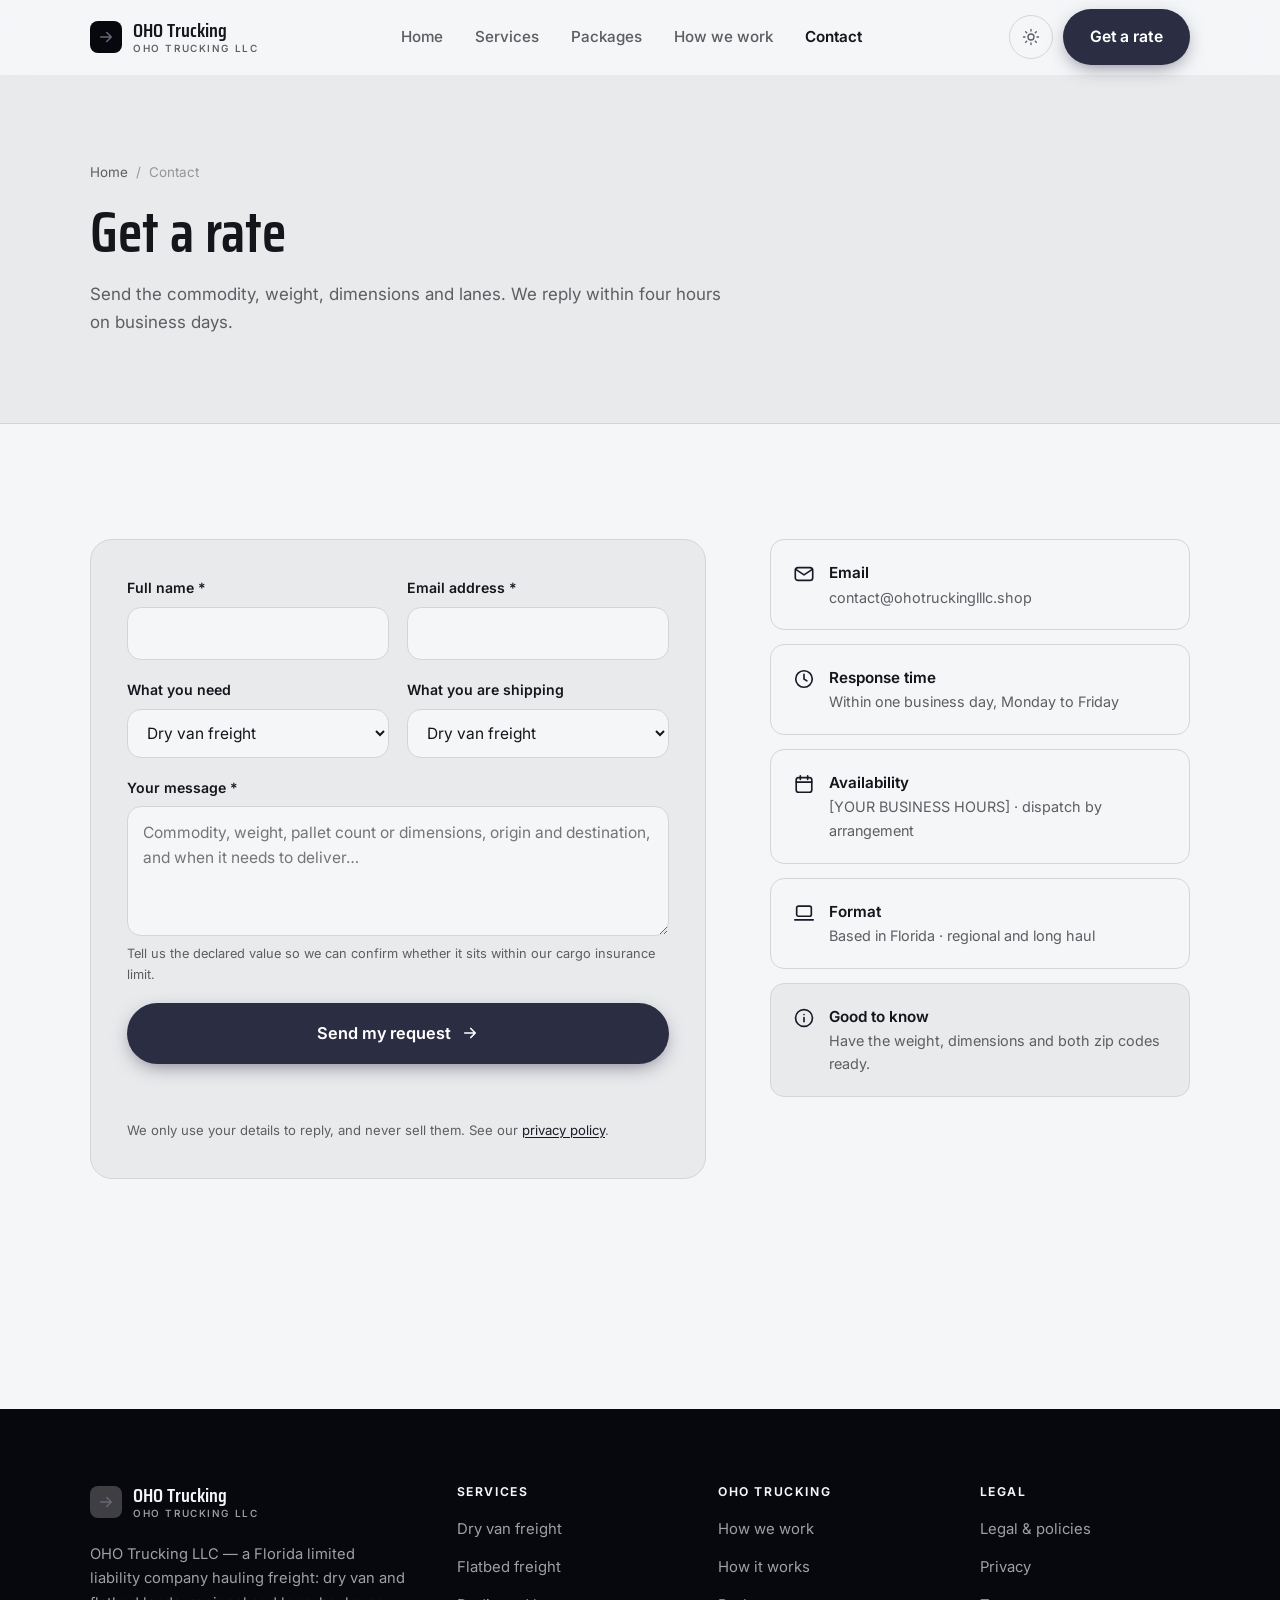
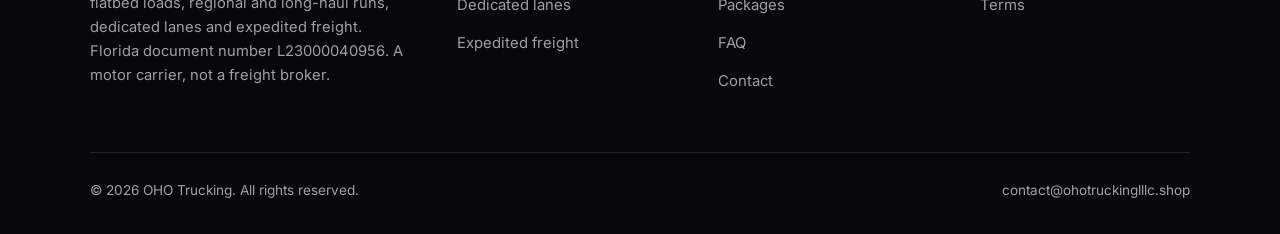
<file: contact.html>
<!DOCTYPE html>
<html lang="en" class="no-js">
<head>
<meta charset="utf-8">
<meta name="viewport" content="width=device-width, initial-scale=1">
<title>Contact — OHO Trucking</title>
<meta name="description" content="Contact OHO Trucking LLC for a freight rate. We reply within four hours on business days.">
<link rel="canonical" href="https://ohotruckinglllc.shop/contact.html">

<meta property="og:type" content="website">
<meta property="og:url" content="https://ohotruckinglllc.shop/contact.html">
<meta property="og:site_name" content="OHO Trucking">
<meta property="og:locale" content="en_US">
<meta property="og:title" content="Contact — OHO Trucking">
<meta property="og:description" content="Contact OHO Trucking LLC for a freight rate. We reply within four hours on business days.">
<meta name="theme-color" content="#07080e">

<link rel="icon" href="assets/img/favicon.svg" type="image/svg+xml">
<link rel="preconnect" href="https://fonts.googleapis.com">
<link rel="preconnect" href="https://fonts.gstatic.com" crossorigin>
<link rel="stylesheet" href="https://fonts.googleapis.com/css2?family=Saira+Condensed:wght@400;500;600;700&family=Inter:wght@400..700&display=swap">
<link rel="stylesheet" href="assets/css/style.css">

<!-- Thème appliqué avant le premier rendu (évite le flash) -->
<script>
document.documentElement.classList.remove('no-js');
(function(){try{var t=localStorage.getItem('site-theme');if(t){document.documentElement.setAttribute('data-theme',t);}}catch(e){}})();
</script>
</head>

<body>
<a class="skip-link" href="#main">Skip to main content</a>

<header class="site-header">
  <nav class="wrap nav" aria-label="Main navigation">
    <a class="brand" href="index.html">
      <svg class="brand__mark" viewBox="0 0 64 64" aria-hidden="true">
        <rect class="bm-bg" width="64" height="64" rx="16"/>
        <g class="bm-ic" transform="translate(14 14) scale(1.5)" fill="none" stroke-width="2.1" stroke-linecap="round" stroke-linejoin="round"><path d="M5 12h14M13 6l6 6-6 6"/></g>
      </svg>
      <span>OHO Trucking<span class="brand__sub">OHO Trucking LLC</span></span>
    </a>

    <ul class="nav__links" id="nav-links">
      <li><a href="index.html">Home</a></li>
      <li><a href="programs.html">Services</a></li>
      <li><a href="index.html#pricing">Packages</a></li>
      <li><a href="about.html">How we work</a></li>
      <li><a href="contact.html" aria-current="page">Contact</a></li>
      <li><a class="btn btn--primary" href="contact.html">Get a rate</a></li>
    </ul>

    <div class="nav__cta">
      <button class="theme-toggle" type="button" aria-label="Switch to dark theme">
        <svg class="icon-sun" viewBox="0 0 24 24" fill="none" stroke="currentColor" stroke-width="1.8" stroke-linecap="round" aria-hidden="true"><circle cx="12" cy="12" r="4"/><path d="M12 2v2m0 16v2M2 12h2m16 0h2M4.9 4.9l1.4 1.4m11.4 11.4 1.4 1.4M19.1 4.9l-1.4 1.4M6.3 17.7l-1.4 1.4"/></svg>
        <svg class="icon-moon" viewBox="0 0 24 24" fill="none" stroke="currentColor" stroke-width="1.8" stroke-linecap="round" stroke-linejoin="round" aria-hidden="true"><path d="M21 12.8A9 9 0 1 1 11.2 3a7 7 0 0 0 9.8 9.8z"/></svg>
      </button>
      <a class="btn btn--primary" href="contact.html">Get a rate</a>
      <button class="nav__toggle" type="button" aria-expanded="false" aria-controls="nav-links" aria-label="Open menu">
        <svg class="icon-open" viewBox="0 0 24 24" fill="none" stroke="currentColor" stroke-width="2" stroke-linecap="round" aria-hidden="true"><path d="M3 6h18M3 12h18M3 18h18"/></svg>
        <svg class="icon-close" viewBox="0 0 24 24" fill="none" stroke="currentColor" stroke-width="2" stroke-linecap="round" aria-hidden="true"><path d="M6 6l12 12M18 6L6 18"/></svg>
      </button>
    </div>
  </nav>
</header>

<main id="main">

<section class="page-head">
  <div class="wrap">
    <nav class="breadcrumb" aria-label="Breadcrumb">
      <a href="index.html">Home</a><span>/</span><span aria-current="page">Contact</span>
    </nav>
    <h1>Get a rate</h1>
    <p>Send the commodity, weight, dimensions and lanes. We reply within four hours on business days.</p>
  </div>
</section>

<section class="section wrap">
  <div class="form-layout">

    <!--
      FORM: the action attribute holds a placeholder id. Create a free form at
      https://formspree.io and replace VOTRE_ID_FORMSPREE. Until then, the button
      opens the visitor's email app with a pre-filled message to contact@ohotruckinglllc.shop.
    -->
    <form class="form" id="contact-form" action="https://formspree.io/f/VOTRE_ID_FORMSPREE" method="POST"
          data-email="contact@ohotruckinglllc.shop" data-subject="Freight rate request"
          data-msg-mail="Your email app will open with the message ready to send." data-msg-sending="Sending…"
          data-msg-ok="Thanks! Your message is on its way. We reply within one business day." data-msg-err="Sending failed. Please email us directly at">
      <div class="form__row">
        <div class="field">
          <label for="nom">Full name <span class="req" aria-hidden="true">*</span></label>
          <input type="text" id="nom" name="nom" autocomplete="name" required>
        </div>
        <div class="field">
          <label for="email">Email address <span class="req" aria-hidden="true">*</span></label>
          <input type="email" id="email" name="email" autocomplete="email" required>
        </div>
      </div>

      <div class="form__row">
        <div class="field">
          <label for="programme">What you need</label>
          <select id="programme" name="programme">
            <option>Dry van freight</option>
            <option>Flatbed freight</option>
            <option>Dedicated lanes</option>
            <option>Expedited freight</option>
            <option>Not sure yet</option>
          </select>
        </div>
        <div class="field">
          <label for="niveau">What you are shipping</label>
          <select id="niveau" name="niveau">
            <option>Dry van freight</option>
            <option>Flatbed or oversize</option>
            <option>Something expedited</option>
            <option>A regular weekly lane</option>
          </select>
        </div>
      </div>

      <div class="field">
        <label for="message">Your message <span class="req" aria-hidden="true">*</span></label>
        <textarea id="message" name="message" required placeholder="Commodity, weight, pallet count or dimensions, origin and destination, and when it needs to deliver…"></textarea>
        <span class="field__hint">Tell us the declared value so we can confirm whether it sits within our cargo insurance limit.</span>
      </div>

      <!-- Bot trap: hidden from humans -->
      <div class="visually-hidden" aria-hidden="true">
        <label for="site-web">Leave this field empty</label>
        <input type="text" id="site-web" name="_gotcha" tabindex="-1" autocomplete="off">
      </div>

      <button class="btn btn--primary btn--lg" type="submit">Send my request <svg viewBox="0 0 24 24" fill="none" stroke="currentColor" stroke-width="2.2" stroke-linecap="round" stroke-linejoin="round" aria-hidden="true"><path d="M5 12h14M13 6l6 6-6 6"/></svg></button>

      <p id="form-status" class="form__status" role="status" aria-live="polite"></p>

      <p class="form__note">
        We only use your details to reply, and never sell them. See our <a href="legal.html#privacy">privacy policy</a>.
      </p>
    </form>

    <aside class="contact-aside">
      <div class="contact-card">
        <svg viewBox="0 0 24 24" fill="none" stroke="currentColor" stroke-width="1.8" stroke-linecap="round" stroke-linejoin="round" aria-hidden="true"><rect x="2.5" y="5" width="19" height="14" rx="3"/><path d="M3 7l9 6 9-6"/></svg>
        <div><b>Email</b><a href="mailto:contact@ohotruckinglllc.shop">contact@ohotruckinglllc.shop</a></div>
      </div>
      <div class="contact-card">
        <svg viewBox="0 0 24 24" fill="none" stroke="currentColor" stroke-width="1.8" stroke-linecap="round" stroke-linejoin="round" aria-hidden="true"><circle cx="12" cy="12" r="9"/><path d="M12 7v5l3.2 2"/></svg>
        <div><b>Response time</b><span>Within one business day, Monday to Friday</span></div>
      </div>
      <div class="contact-card">
        <svg viewBox="0 0 24 24" fill="none" stroke="currentColor" stroke-width="1.8" stroke-linecap="round" stroke-linejoin="round" aria-hidden="true"><rect x="3.5" y="5" width="17" height="16" rx="2.5"/><path d="M8 3v4M16 3v4M3.5 10h17"/></svg>
        <div><b>Availability</b><span>[YOUR BUSINESS HOURS] · dispatch by arrangement</span></div>
      </div>
      <div class="contact-card">
        <svg viewBox="0 0 24 24" fill="none" stroke="currentColor" stroke-width="1.8" stroke-linecap="round" stroke-linejoin="round" aria-hidden="true"><rect x="4" y="4.5" width="16" height="11" rx="2"/><path d="M2 19.5h20"/></svg>
        <div><b>Format</b><span>Based in Florida · regional and long haul</span></div>
      </div>
      <div class="contact-card contact-card--soft">
        <svg viewBox="0 0 24 24" fill="none" stroke="currentColor" stroke-width="1.8" stroke-linecap="round" stroke-linejoin="round" aria-hidden="true"><circle cx="12" cy="12" r="9.2"/><path d="M12 16v-4.5M12 8.2v.1"/></svg>
        <div><b>Good to know</b><span>Have the weight, dimensions and both zip codes ready.</span></div>
      </div>
    </aside>

  </div>
</section>

</main>

<footer class="site-footer">
  <div class="wrap">
    <div class="footer__grid">
      <div class="footer__brand">
        <a class="brand" href="index.html">
          <svg class="brand__mark" viewBox="0 0 64 64" aria-hidden="true">
        <rect class="bm-bg" width="64" height="64" rx="16"/>
        <g class="bm-ic" transform="translate(14 14) scale(1.5)" fill="none" stroke-width="2.1" stroke-linecap="round" stroke-linejoin="round"><path d="M5 12h14M13 6l6 6-6 6"/></g>
      </svg>
          <span>OHO Trucking<span class="brand__sub">OHO Trucking LLC</span></span>
        </a>
        <p>OHO Trucking LLC — a Florida limited liability company hauling freight: dry van and flatbed loads, regional and long-haul runs, dedicated lanes and expedited freight. Florida document number L23000040956. A motor carrier, not a freight broker.</p>
      </div>

      <div class="footer__col">
        <h4>Services</h4>
        <ul>
          <li><a href="programs.html#dryvan">Dry van freight</a></li>
          <li><a href="programs.html#flatbed">Flatbed freight</a></li>
          <li><a href="programs.html#lanes">Dedicated lanes</a></li>
          <li><a href="programs.html#expedited">Expedited freight</a></li>
        </ul>
      </div>

      <div class="footer__col">
        <h4>OHO Trucking</h4>
        <ul>
          <li><a href="about.html">How we work</a></li>
          <li><a href="index.html#how-it-works">How it works</a></li>
          <li><a href="index.html#pricing">Packages</a></li>
          <li><a href="index.html#faq">FAQ</a></li>
          <li><a href="contact.html">Contact</a></li>
        </ul>
      </div>

      <div class="footer__col">
        <h4>Legal</h4>
        <ul>
          <li><a href="legal.html">Legal &amp; policies</a></li>
          <li><a href="legal.html#privacy">Privacy</a></li>
          <li><a href="legal.html#terms">Terms</a></li>
        </ul>
      </div>
    </div>

    <div class="footer__bottom">
      <p>© <span data-year>2026</span> OHO Trucking. All rights reserved.</p>
      <p><a href="mailto:contact@ohotruckinglllc.shop">contact@ohotruckinglllc.shop</a></p>
    </div>
  </div>
</footer>

<script src="assets/js/main.js" defer></script>
</body>
</html>
</file>
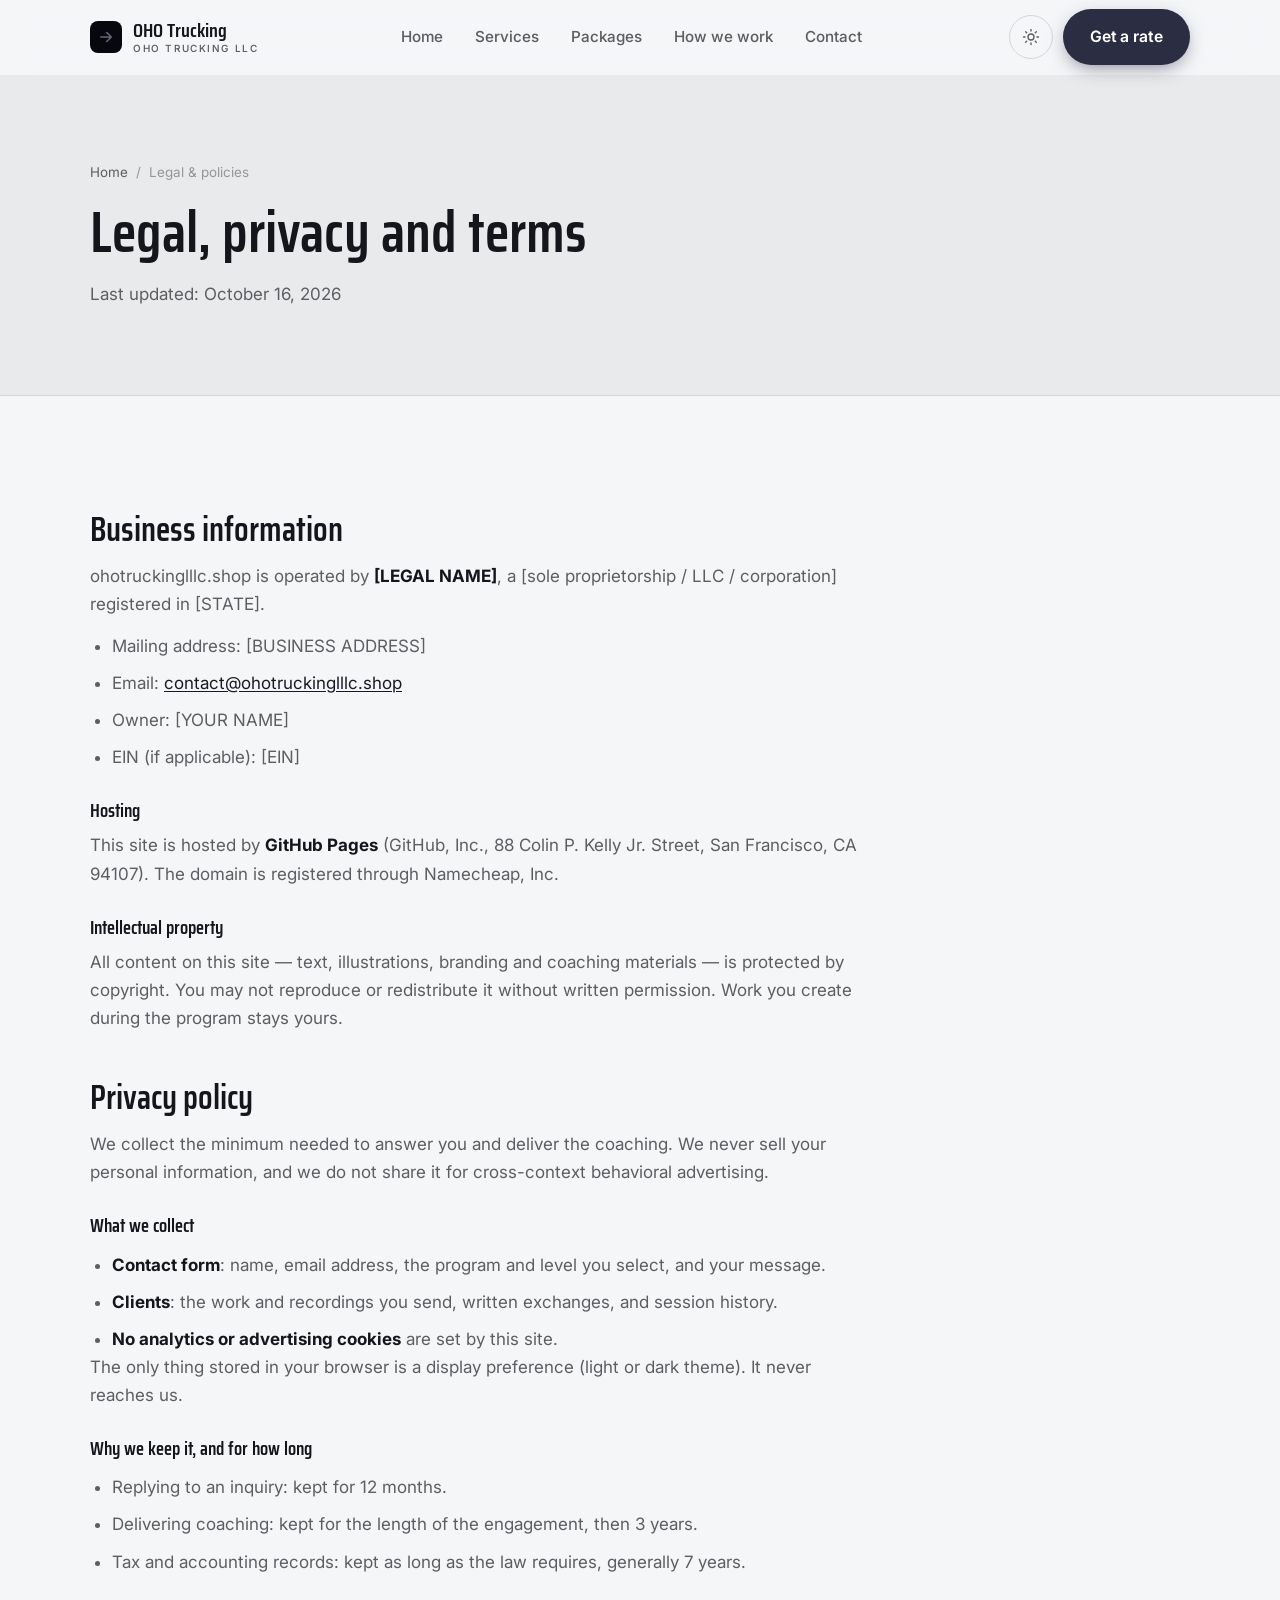
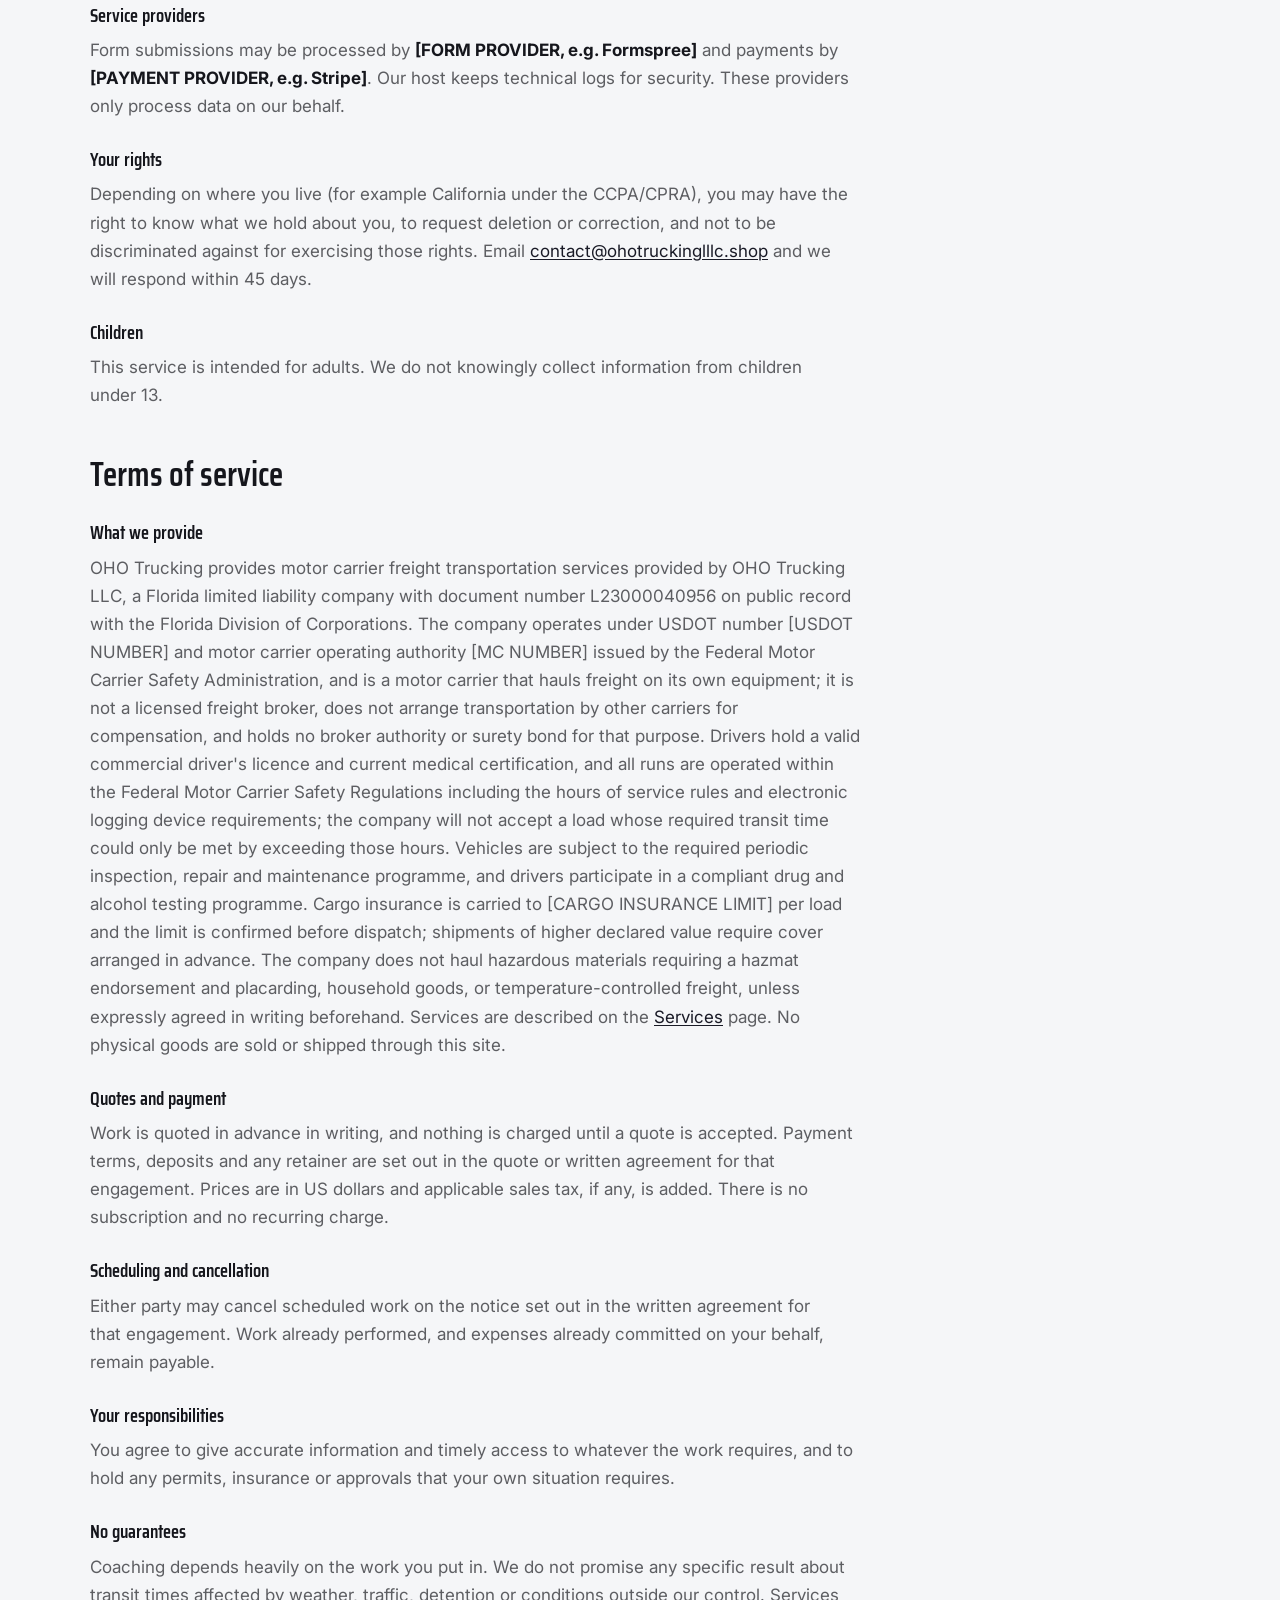
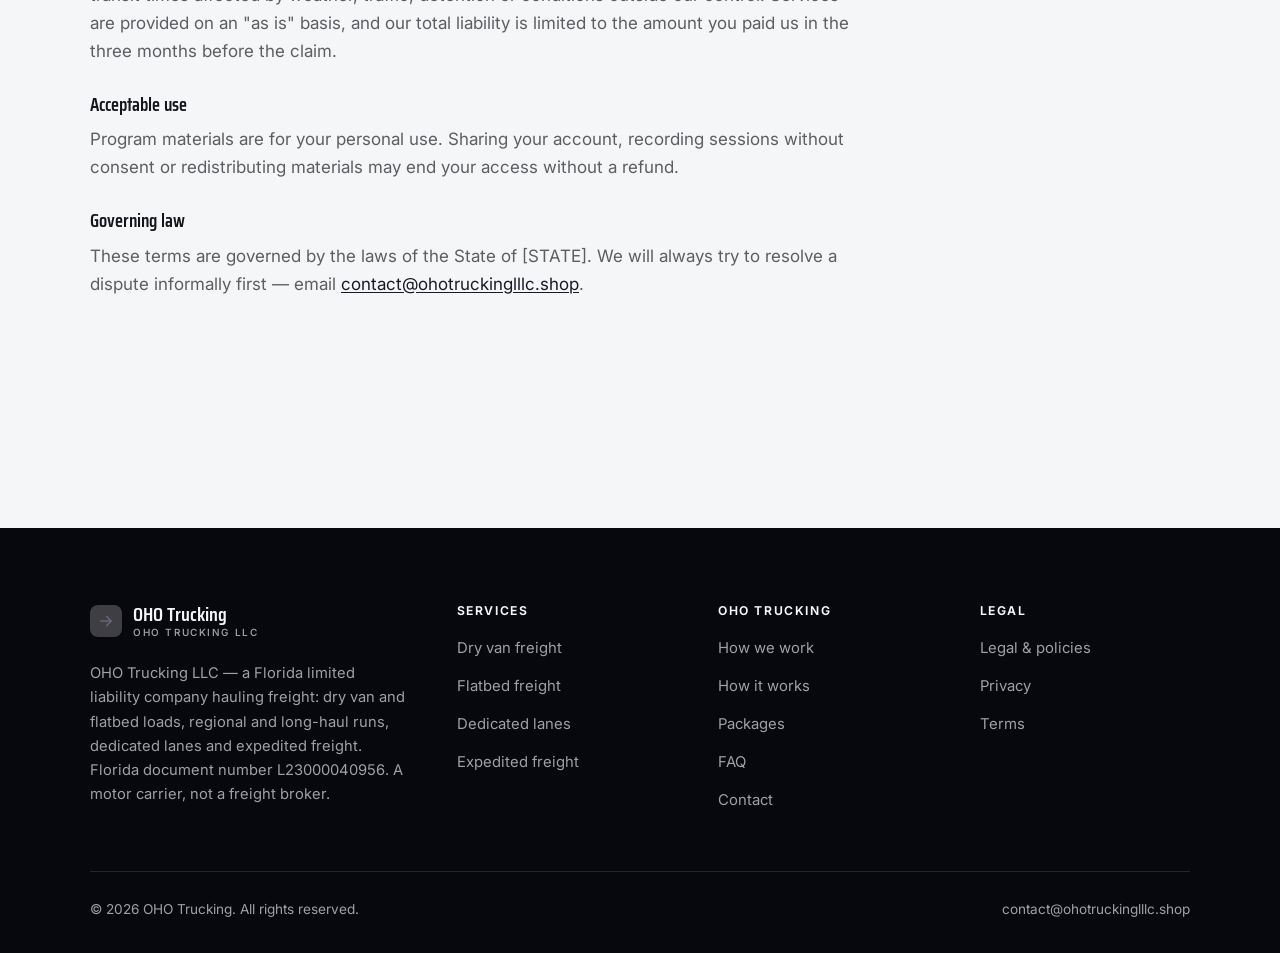
<file: legal.html>
<!DOCTYPE html>
<html lang="en" class="no-js">
<head>
<meta charset="utf-8">
<meta name="viewport" content="width=device-width, initial-scale=1">
<title>Legal, privacy and terms — OHO Trucking</title>
<meta name="description" content="Business information, privacy policy and terms of service for OHO Trucking.">
<meta name="robots" content="noindex">

<meta property="og:type" content="website">
<meta property="og:url" content="https://ohotruckinglllc.shop/legal.html">
<meta property="og:site_name" content="OHO Trucking">
<meta property="og:locale" content="en_US">
<meta property="og:title" content="Legal, privacy and terms — OHO Trucking">
<meta property="og:description" content="Business information, privacy policy and terms of service for OHO Trucking.">
<meta name="theme-color" content="#07080e">

<link rel="icon" href="assets/img/favicon.svg" type="image/svg+xml">
<link rel="preconnect" href="https://fonts.googleapis.com">
<link rel="preconnect" href="https://fonts.gstatic.com" crossorigin>
<link rel="stylesheet" href="https://fonts.googleapis.com/css2?family=Saira+Condensed:wght@400;500;600;700&family=Inter:wght@400..700&display=swap">
<link rel="stylesheet" href="assets/css/style.css">

<!-- Thème appliqué avant le premier rendu (évite le flash) -->
<script>
document.documentElement.classList.remove('no-js');
(function(){try{var t=localStorage.getItem('site-theme');if(t){document.documentElement.setAttribute('data-theme',t);}}catch(e){}})();
</script>
</head>

<body>
<a class="skip-link" href="#main">Skip to main content</a>

<header class="site-header">
  <nav class="wrap nav" aria-label="Main navigation">
    <a class="brand" href="index.html">
      <svg class="brand__mark" viewBox="0 0 64 64" aria-hidden="true">
        <rect class="bm-bg" width="64" height="64" rx="16"/>
        <g class="bm-ic" transform="translate(14 14) scale(1.5)" fill="none" stroke-width="2.1" stroke-linecap="round" stroke-linejoin="round"><path d="M5 12h14M13 6l6 6-6 6"/></g>
      </svg>
      <span>OHO Trucking<span class="brand__sub">OHO Trucking LLC</span></span>
    </a>

    <ul class="nav__links" id="nav-links">
      <li><a href="index.html">Home</a></li>
      <li><a href="programs.html">Services</a></li>
      <li><a href="index.html#pricing">Packages</a></li>
      <li><a href="about.html">How we work</a></li>
      <li><a href="contact.html">Contact</a></li>
      <li><a class="btn btn--primary" href="contact.html">Get a rate</a></li>
    </ul>

    <div class="nav__cta">
      <button class="theme-toggle" type="button" aria-label="Switch to dark theme">
        <svg class="icon-sun" viewBox="0 0 24 24" fill="none" stroke="currentColor" stroke-width="1.8" stroke-linecap="round" aria-hidden="true"><circle cx="12" cy="12" r="4"/><path d="M12 2v2m0 16v2M2 12h2m16 0h2M4.9 4.9l1.4 1.4m11.4 11.4 1.4 1.4M19.1 4.9l-1.4 1.4M6.3 17.7l-1.4 1.4"/></svg>
        <svg class="icon-moon" viewBox="0 0 24 24" fill="none" stroke="currentColor" stroke-width="1.8" stroke-linecap="round" stroke-linejoin="round" aria-hidden="true"><path d="M21 12.8A9 9 0 1 1 11.2 3a7 7 0 0 0 9.8 9.8z"/></svg>
      </button>
      <a class="btn btn--primary" href="contact.html">Get a rate</a>
      <button class="nav__toggle" type="button" aria-expanded="false" aria-controls="nav-links" aria-label="Open menu">
        <svg class="icon-open" viewBox="0 0 24 24" fill="none" stroke="currentColor" stroke-width="2" stroke-linecap="round" aria-hidden="true"><path d="M3 6h18M3 12h18M3 18h18"/></svg>
        <svg class="icon-close" viewBox="0 0 24 24" fill="none" stroke="currentColor" stroke-width="2" stroke-linecap="round" aria-hidden="true"><path d="M6 6l12 12M18 6L6 18"/></svg>
      </button>
    </div>
  </nav>
</header>

<main id="main">

<section class="page-head">
  <div class="wrap">
    <nav class="breadcrumb" aria-label="Breadcrumb">
      <a href="index.html">Home</a><span>/</span><span aria-current="page">Legal &amp; policies</span>
    </nav>
    <h1>Legal, privacy and terms</h1>
    <p>Last updated: <time datetime="2026-10-16">October 16, 2026</time></p>
  </div>
</section>

<section class="section wrap">
  <div class="prose">

    <!--
      TO DO: this is a skeleton, not legal advice. Replace every [BRACKET] with
      your real details before selling, and have a lawyer review it if you can.
      Consumer protection rules differ by state.
    -->

    <h2 id="business">Business information</h2>
    <p>
      ohotruckinglllc.shop is operated by <strong>[LEGAL NAME]</strong>, a [sole proprietorship / LLC / corporation]
      registered in [STATE].
    </p>
    <ul>
      <li>Mailing address: [BUSINESS ADDRESS]</li>
      <li>Email: <a href="mailto:contact@ohotruckinglllc.shop">contact@ohotruckinglllc.shop</a></li>
      <li>Owner: [YOUR NAME]</li>
      <li>EIN (if applicable): [EIN]</li>
    </ul>

    <h3>Hosting</h3>
    <p>
      This site is hosted by <strong>GitHub Pages</strong> (GitHub, Inc., 88 Colin P. Kelly Jr. Street,
      San Francisco, CA 94107). The domain is registered through Namecheap, Inc.
    </p>

    <h3>Intellectual property</h3>
    <p>
      All content on this site — text, illustrations, branding and coaching materials — is protected by
      copyright. You may not reproduce or redistribute it without written permission. Work you create during
      the program stays yours.
    </p>

    <h2 id="privacy">Privacy policy</h2>
    <p>
      We collect the minimum needed to answer you and deliver the coaching. We never sell your personal
      information, and we do not share it for cross-context behavioral advertising.
    </p>
    <h3>What we collect</h3>
    <ul>
      <li><strong>Contact form</strong>: name, email address, the program and level you select, and your message.</li>
      <li><strong>Clients</strong>: the work and recordings you send, written exchanges, and session history.</li>
      <li><strong>No analytics or advertising cookies</strong> are set by this site.</li>
    </ul>
    <p>
      The only thing stored in your browser is a display preference (light or dark theme). It never reaches us.
    </p>
    <h3>Why we keep it, and for how long</h3>
    <ul>
      <li>Replying to an inquiry: kept for 12 months.</li>
      <li>Delivering coaching: kept for the length of the engagement, then 3 years.</li>
      <li>Tax and accounting records: kept as long as the law requires, generally 7 years.</li>
    </ul>
    <h3>Service providers</h3>
    <p>
      Form submissions may be processed by <strong>[FORM PROVIDER, e.g. Formspree]</strong> and payments by
      <strong>[PAYMENT PROVIDER, e.g. Stripe]</strong>. Our host keeps technical logs for security. These
      providers only process data on our behalf.
    </p>
    <h3>Your rights</h3>
    <p>
      Depending on where you live (for example California under the CCPA/CPRA), you may have the right to
      know what we hold about you, to request deletion or correction, and not to be discriminated against for
      exercising those rights. Email <a href="mailto:contact@ohotruckinglllc.shop">contact@ohotruckinglllc.shop</a> and we will respond within 45 days.
    </p>
    <h3>Children</h3>
    <p>
      This service is intended for adults. We do not knowingly collect information from children under 13.
    </p>

    <h2 id="terms">Terms of service</h2>
    <h3>What we provide</h3>
    <p>
      OHO Trucking provides motor carrier freight transportation services provided by OHO Trucking LLC, a Florida limited liability company with document number L23000040956 on public record with the Florida Division of Corporations. The company operates under USDOT number [USDOT NUMBER] and motor carrier operating authority [MC NUMBER] issued by the Federal Motor Carrier Safety Administration, and is a motor carrier that hauls freight on its own equipment; it is not a licensed freight broker, does not arrange transportation by other carriers for compensation, and holds no broker authority or surety bond for that purpose. Drivers hold a valid commercial driver's licence and current medical certification, and all runs are operated within the Federal Motor Carrier Safety Regulations including the hours of service rules and electronic logging device requirements; the company will not accept a load whose required transit time could only be met by exceeding those hours. Vehicles are subject to the required periodic inspection, repair and maintenance programme, and drivers participate in a compliant drug and alcohol testing programme. Cargo insurance is carried to [CARGO INSURANCE LIMIT] per load and the limit is confirmed before dispatch; shipments of higher declared value require cover arranged in advance. The company does not haul hazardous materials requiring a hazmat endorsement and placarding, household goods, or temperature-controlled freight, unless expressly agreed in writing beforehand. Services are described on the
      <a href="programs.html">Services</a> page. No physical goods are sold or shipped through this site.
    </p>
    <h3>Quotes and payment</h3>
    <p>
      Work is quoted in advance in writing, and nothing is charged until a quote is accepted. Payment terms,
      deposits and any retainer are set out in the quote or written agreement for that engagement. Prices are in
      US dollars and applicable sales tax, if any, is added. There is no subscription and no recurring charge.
    </p>
    <h3>Scheduling and cancellation</h3>
    <p>
      Either party may cancel scheduled work on the notice set out in the written agreement for that engagement.
      Work already performed, and expenses already committed on your behalf, remain payable.
    </p>
    <h3>Your responsibilities</h3>
    <p>
      You agree to give accurate information and timely access to whatever the work requires, and to hold any
      permits, insurance or approvals that your own situation requires.
    </p>

    <h3>No guarantees</h3>
    <p>
      Coaching depends heavily on the work you put in. We do not promise any specific result
      about transit times affected by weather, traffic, detention or conditions outside our control. Services are provided on an "as is" basis, and our total
      liability is limited to the amount you paid us in the three months before the claim.
    </p>
    <h3>Acceptable use</h3>
    <p>
      Program materials are for your personal use. Sharing your account, recording sessions without consent
      or redistributing materials may end your access without a refund.
    </p>
    <h3>Governing law</h3>
    <p>
      These terms are governed by the laws of the State of [STATE]. We will always try to resolve a dispute
      informally first — email <a href="mailto:contact@ohotruckinglllc.shop">contact@ohotruckinglllc.shop</a>.
    </p>

  </div>
</section>

</main>

<footer class="site-footer">
  <div class="wrap">
    <div class="footer__grid">
      <div class="footer__brand">
        <a class="brand" href="index.html">
          <svg class="brand__mark" viewBox="0 0 64 64" aria-hidden="true">
        <rect class="bm-bg" width="64" height="64" rx="16"/>
        <g class="bm-ic" transform="translate(14 14) scale(1.5)" fill="none" stroke-width="2.1" stroke-linecap="round" stroke-linejoin="round"><path d="M5 12h14M13 6l6 6-6 6"/></g>
      </svg>
          <span>OHO Trucking<span class="brand__sub">OHO Trucking LLC</span></span>
        </a>
        <p>OHO Trucking LLC — a Florida limited liability company hauling freight: dry van and flatbed loads, regional and long-haul runs, dedicated lanes and expedited freight. Florida document number L23000040956. A motor carrier, not a freight broker.</p>
      </div>

      <div class="footer__col">
        <h4>Services</h4>
        <ul>
          <li><a href="programs.html#dryvan">Dry van freight</a></li>
          <li><a href="programs.html#flatbed">Flatbed freight</a></li>
          <li><a href="programs.html#lanes">Dedicated lanes</a></li>
          <li><a href="programs.html#expedited">Expedited freight</a></li>
        </ul>
      </div>

      <div class="footer__col">
        <h4>OHO Trucking</h4>
        <ul>
          <li><a href="about.html">How we work</a></li>
          <li><a href="index.html#how-it-works">How it works</a></li>
          <li><a href="index.html#pricing">Packages</a></li>
          <li><a href="index.html#faq">FAQ</a></li>
          <li><a href="contact.html">Contact</a></li>
        </ul>
      </div>

      <div class="footer__col">
        <h4>Legal</h4>
        <ul>
          <li><a href="legal.html">Legal &amp; policies</a></li>
          <li><a href="legal.html#privacy">Privacy</a></li>
          <li><a href="legal.html#terms">Terms</a></li>
        </ul>
      </div>
    </div>

    <div class="footer__bottom">
      <p>© <span data-year>2026</span> OHO Trucking. All rights reserved.</p>
      <p><a href="mailto:contact@ohotruckinglllc.shop">contact@ohotruckinglllc.shop</a></p>
    </div>
  </div>
</footer>

<script src="assets/js/main.js" defer></script>
</body>
</html>
</file>
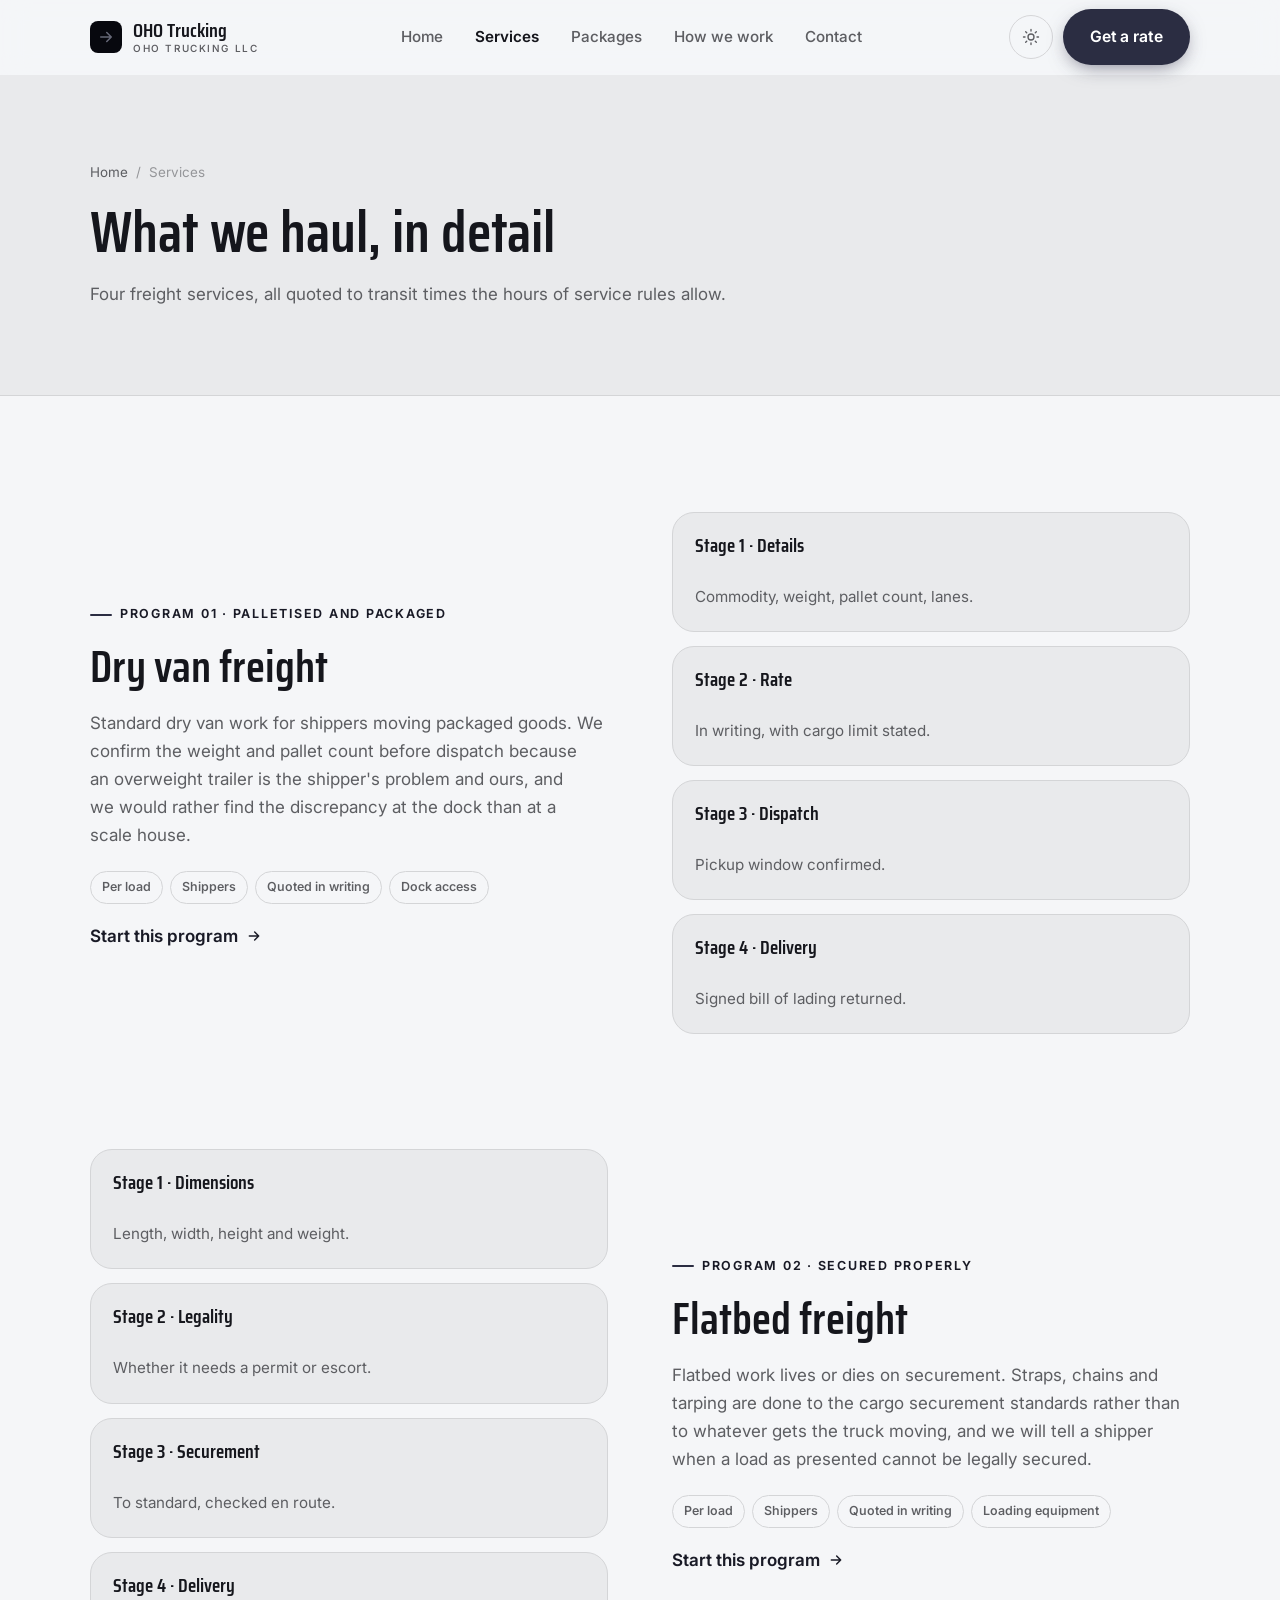
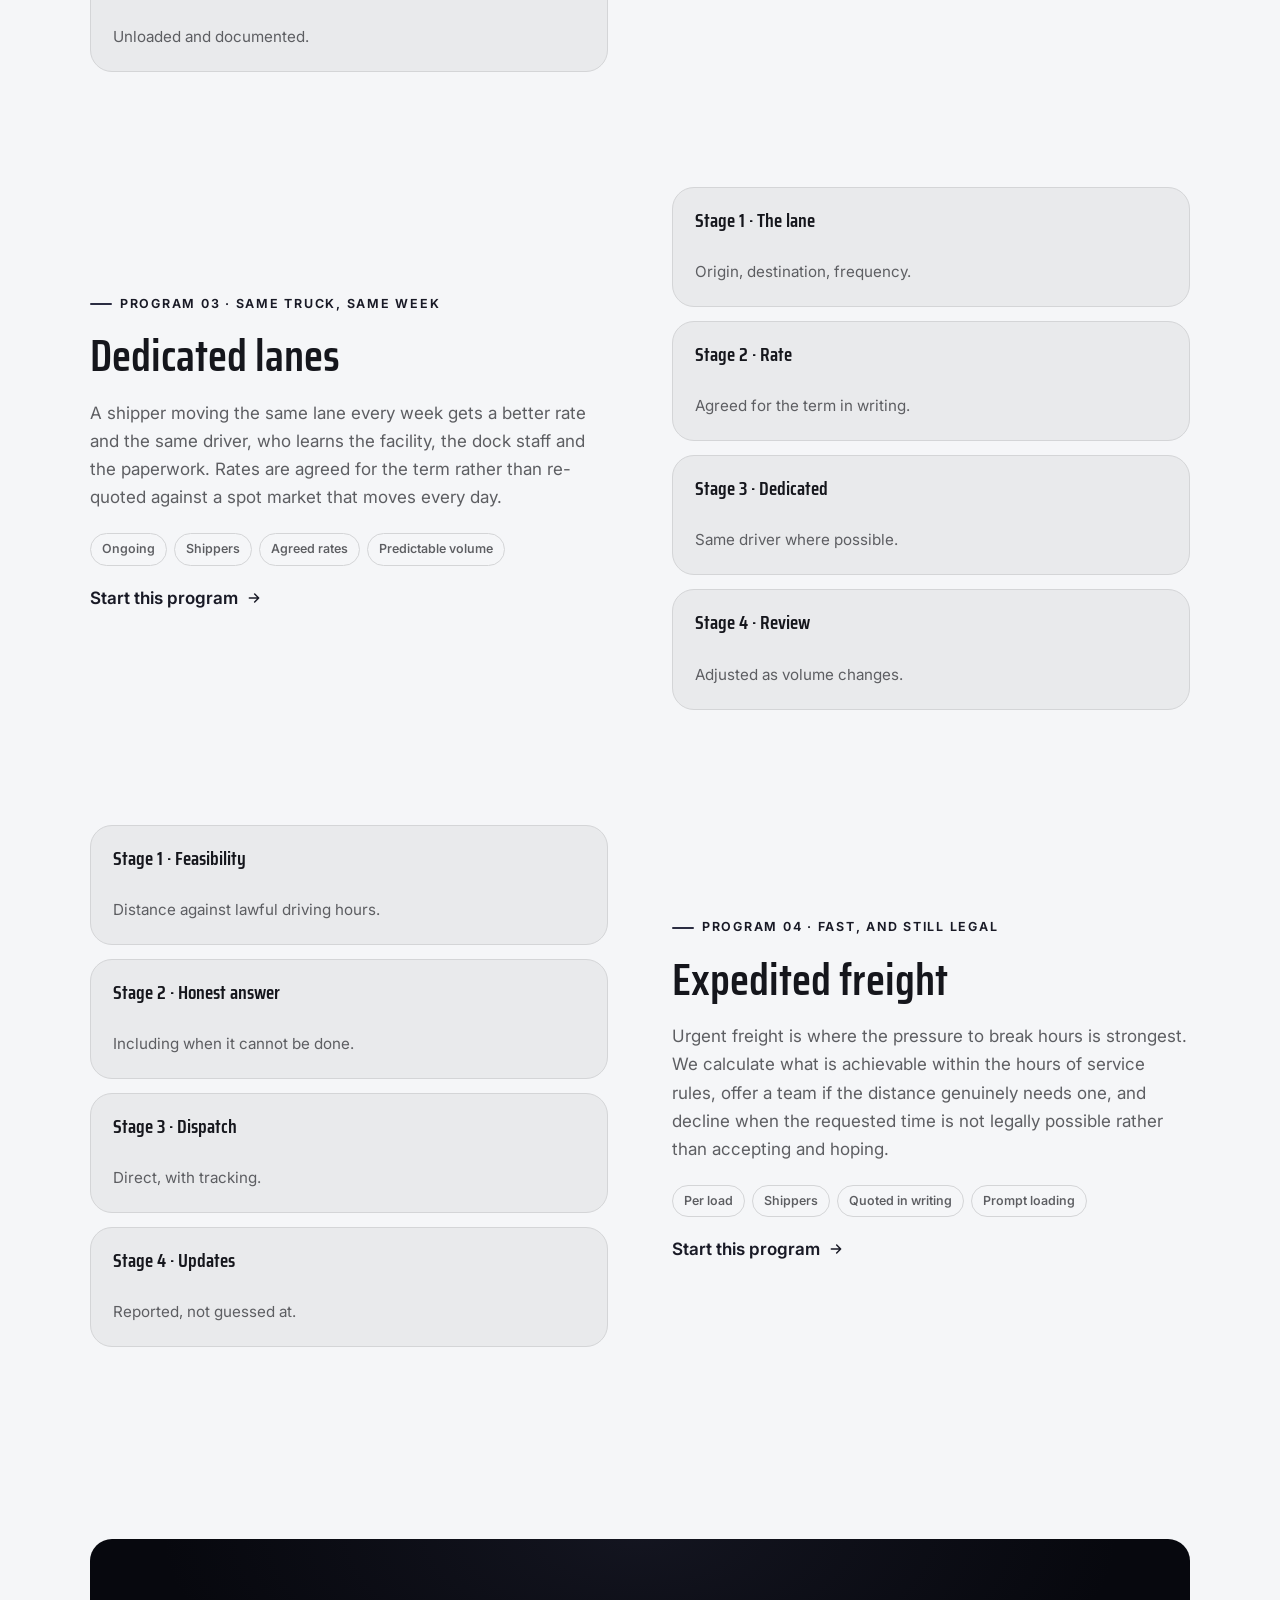
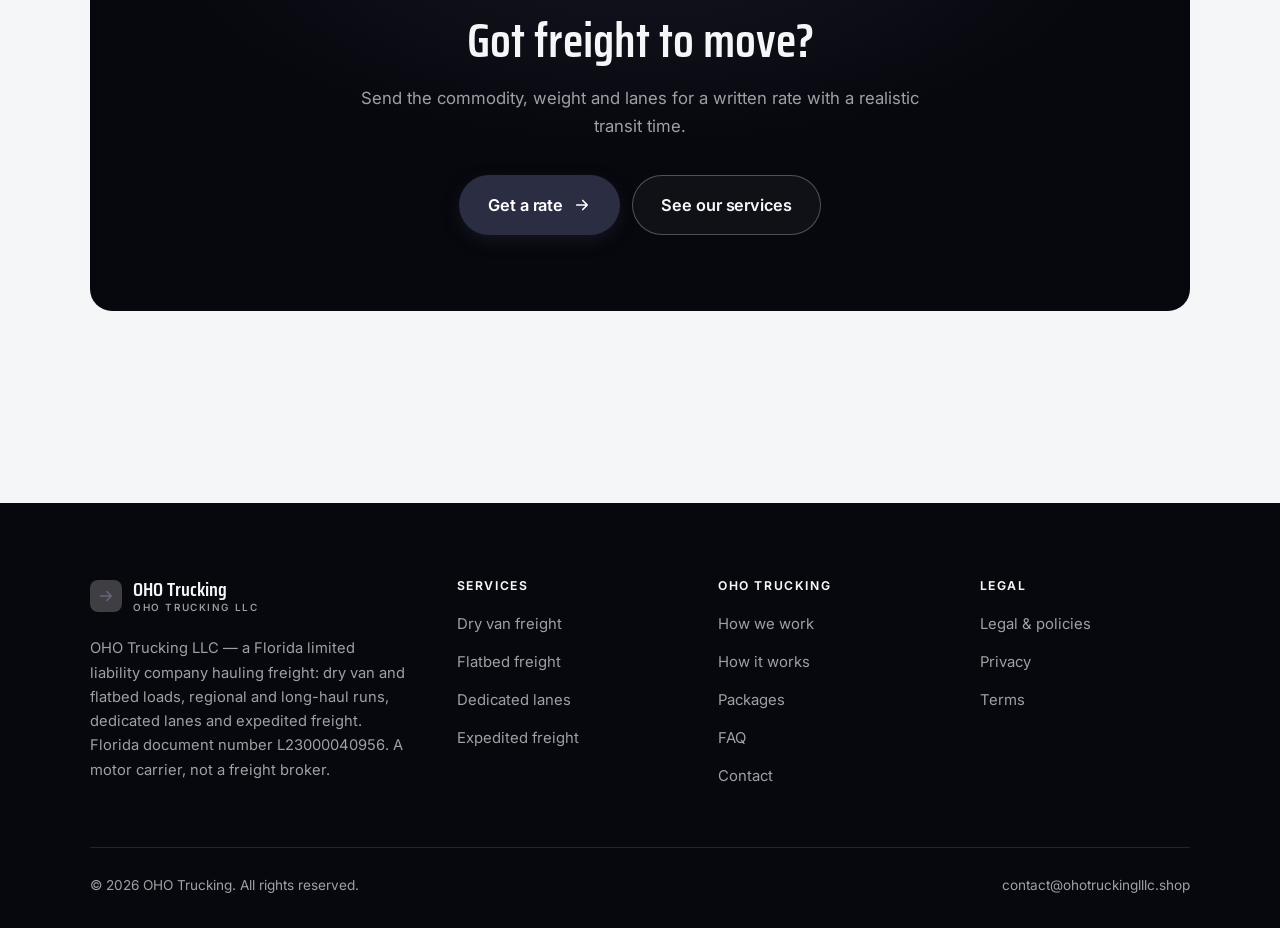
<file: programs.html>
<!DOCTYPE html>
<html lang="en" class="no-js">
<head>
<meta charset="utf-8">
<meta name="viewport" content="width=device-width, initial-scale=1">
<title>Services — OHO Trucking</title>
<meta name="description" content="Services of OHO Trucking LLC: dry van freight, flatbed freight, dedicated lanes, and expedited freight.">
<link rel="canonical" href="https://ohotruckinglllc.shop/programs.html">

<meta property="og:type" content="website">
<meta property="og:url" content="https://ohotruckinglllc.shop/programs.html">
<meta property="og:site_name" content="OHO Trucking">
<meta property="og:locale" content="en_US">
<meta property="og:title" content="Services — OHO Trucking">
<meta property="og:description" content="Services of OHO Trucking LLC: dry van freight, flatbed freight, dedicated lanes, and expedited freight.">
<meta name="theme-color" content="#07080e">

<link rel="icon" href="assets/img/favicon.svg" type="image/svg+xml">
<link rel="preconnect" href="https://fonts.googleapis.com">
<link rel="preconnect" href="https://fonts.gstatic.com" crossorigin>
<link rel="stylesheet" href="https://fonts.googleapis.com/css2?family=Saira+Condensed:wght@400;500;600;700&family=Inter:wght@400..700&display=swap">
<link rel="stylesheet" href="assets/css/style.css">

<!-- Thème appliqué avant le premier rendu (évite le flash) -->
<script>
document.documentElement.classList.remove('no-js');
(function(){try{var t=localStorage.getItem('site-theme');if(t){document.documentElement.setAttribute('data-theme',t);}}catch(e){}})();
</script>
</head>

<body>
<a class="skip-link" href="#main">Skip to main content</a>

<header class="site-header">
  <nav class="wrap nav" aria-label="Main navigation">
    <a class="brand" href="index.html">
      <svg class="brand__mark" viewBox="0 0 64 64" aria-hidden="true">
        <rect class="bm-bg" width="64" height="64" rx="16"/>
        <g class="bm-ic" transform="translate(14 14) scale(1.5)" fill="none" stroke-width="2.1" stroke-linecap="round" stroke-linejoin="round"><path d="M5 12h14M13 6l6 6-6 6"/></g>
      </svg>
      <span>OHO Trucking<span class="brand__sub">OHO Trucking LLC</span></span>
    </a>

    <ul class="nav__links" id="nav-links">
      <li><a href="index.html">Home</a></li>
      <li><a href="programs.html" aria-current="page">Services</a></li>
      <li><a href="index.html#pricing">Packages</a></li>
      <li><a href="about.html">How we work</a></li>
      <li><a href="contact.html">Contact</a></li>
      <li><a class="btn btn--primary" href="contact.html">Get a rate</a></li>
    </ul>

    <div class="nav__cta">
      <button class="theme-toggle" type="button" aria-label="Switch to dark theme">
        <svg class="icon-sun" viewBox="0 0 24 24" fill="none" stroke="currentColor" stroke-width="1.8" stroke-linecap="round" aria-hidden="true"><circle cx="12" cy="12" r="4"/><path d="M12 2v2m0 16v2M2 12h2m16 0h2M4.9 4.9l1.4 1.4m11.4 11.4 1.4 1.4M19.1 4.9l-1.4 1.4M6.3 17.7l-1.4 1.4"/></svg>
        <svg class="icon-moon" viewBox="0 0 24 24" fill="none" stroke="currentColor" stroke-width="1.8" stroke-linecap="round" stroke-linejoin="round" aria-hidden="true"><path d="M21 12.8A9 9 0 1 1 11.2 3a7 7 0 0 0 9.8 9.8z"/></svg>
      </button>
      <a class="btn btn--primary" href="contact.html">Get a rate</a>
      <button class="nav__toggle" type="button" aria-expanded="false" aria-controls="nav-links" aria-label="Open menu">
        <svg class="icon-open" viewBox="0 0 24 24" fill="none" stroke="currentColor" stroke-width="2" stroke-linecap="round" aria-hidden="true"><path d="M3 6h18M3 12h18M3 18h18"/></svg>
        <svg class="icon-close" viewBox="0 0 24 24" fill="none" stroke="currentColor" stroke-width="2" stroke-linecap="round" aria-hidden="true"><path d="M6 6l12 12M18 6L6 18"/></svg>
      </button>
    </div>
  </nav>
</header>

<main id="main">

<section class="page-head">
  <div class="wrap">
    <nav class="breadcrumb" aria-label="Breadcrumb">
      <a href="index.html">Home</a><span>/</span><span aria-current="page">Services</span>
    </nav>
    <h1>What we haul, in detail</h1>
    <p>Four freight services, all quoted to transit times the hours of service rules allow.</p>
  </div>
</section>

<section class="section wrap" id="dryvan">
  <div class="split reveal">
    <div>
      <span class="eyebrow">Program 01 · Palletised and packaged</span>
      <h2>Dry van freight</h2>
      <p>Standard dry van work for shippers moving packaged goods. We confirm the weight and pallet count before dispatch because an overweight trailer is the shipper's problem and ours, and we would rather find the discrepancy at the dock than at a scale house.</p>
      <ul class="tags"><li>Per load</li><li>Shippers</li><li>Quoted in writing</li><li>Dock access</li></ul>
      <p><a class="arrow-link" href="contact.html">Start this program <svg viewBox="0 0 24 24" fill="none" stroke="currentColor" stroke-width="2.2" stroke-linecap="round" stroke-linejoin="round" aria-hidden="true"><path d="M5 12h14M13 6l6 6-6 6"/></svg></a></p>
    </div>
    <div class="grid grid--2 grid--tight">
      <article class="card card--sm">
        <h3>Stage 1 · Details</h3>
        <p>Commodity, weight, pallet count, lanes.</p>
      </article>
      <article class="card card--sm">
        <h3>Stage 2 · Rate</h3>
        <p>In writing, with cargo limit stated.</p>
      </article>
      <article class="card card--sm">
        <h3>Stage 3 · Dispatch</h3>
        <p>Pickup window confirmed.</p>
      </article>
      <article class="card card--sm">
        <h3>Stage 4 · Delivery</h3>
        <p>Signed bill of lading returned.</p>
      </article>
    </div>
  </div>
</section>

<section class="section section--flush wrap" id="flatbed">
  <div class="split reveal">
    <div class="grid grid--2 grid--tight">
      <article class="card card--sm">
        <h3>Stage 1 · Dimensions</h3>
        <p>Length, width, height and weight.</p>
      </article>
      <article class="card card--sm">
        <h3>Stage 2 · Legality</h3>
        <p>Whether it needs a permit or escort.</p>
      </article>
      <article class="card card--sm">
        <h3>Stage 3 · Securement</h3>
        <p>To standard, checked en route.</p>
      </article>
      <article class="card card--sm">
        <h3>Stage 4 · Delivery</h3>
        <p>Unloaded and documented.</p>
      </article>
    </div>
    <div>
      <span class="eyebrow">Program 02 · Secured properly</span>
      <h2>Flatbed freight</h2>
      <p>Flatbed work lives or dies on securement. Straps, chains and tarping are done to the cargo securement standards rather than to whatever gets the truck moving, and we will tell a shipper when a load as presented cannot be legally secured.</p>
      <ul class="tags"><li>Per load</li><li>Shippers</li><li>Quoted in writing</li><li>Loading equipment</li></ul>
      <p><a class="arrow-link" href="contact.html">Start this program <svg viewBox="0 0 24 24" fill="none" stroke="currentColor" stroke-width="2.2" stroke-linecap="round" stroke-linejoin="round" aria-hidden="true"><path d="M5 12h14M13 6l6 6-6 6"/></svg></a></p>
    </div>
  </div>
</section>

<section class="section section--flush wrap" id="lanes">
  <div class="split reveal">
    <div>
      <span class="eyebrow">Program 03 · Same truck, same week</span>
      <h2>Dedicated lanes</h2>
      <p>A shipper moving the same lane every week gets a better rate and the same driver, who learns the facility, the dock staff and the paperwork. Rates are agreed for the term rather than re-quoted against a spot market that moves every day.</p>
      <ul class="tags"><li>Ongoing</li><li>Shippers</li><li>Agreed rates</li><li>Predictable volume</li></ul>
      <p><a class="arrow-link" href="contact.html">Start this program <svg viewBox="0 0 24 24" fill="none" stroke="currentColor" stroke-width="2.2" stroke-linecap="round" stroke-linejoin="round" aria-hidden="true"><path d="M5 12h14M13 6l6 6-6 6"/></svg></a></p>
    </div>
    <div class="grid grid--2 grid--tight">
      <article class="card card--sm">
        <h3>Stage 1 · The lane</h3>
        <p>Origin, destination, frequency.</p>
      </article>
      <article class="card card--sm">
        <h3>Stage 2 · Rate</h3>
        <p>Agreed for the term in writing.</p>
      </article>
      <article class="card card--sm">
        <h3>Stage 3 · Dedicated</h3>
        <p>Same driver where possible.</p>
      </article>
      <article class="card card--sm">
        <h3>Stage 4 · Review</h3>
        <p>Adjusted as volume changes.</p>
      </article>
    </div>
  </div>
</section>

<section class="section section--flush wrap" id="expedited">
  <div class="split reveal">
    <div class="grid grid--2 grid--tight">
      <article class="card card--sm">
        <h3>Stage 1 · Feasibility</h3>
        <p>Distance against lawful driving hours.</p>
      </article>
      <article class="card card--sm">
        <h3>Stage 2 · Honest answer</h3>
        <p>Including when it cannot be done.</p>
      </article>
      <article class="card card--sm">
        <h3>Stage 3 · Dispatch</h3>
        <p>Direct, with tracking.</p>
      </article>
      <article class="card card--sm">
        <h3>Stage 4 · Updates</h3>
        <p>Reported, not guessed at.</p>
      </article>
    </div>
    <div>
      <span class="eyebrow">Program 04 · Fast, and still legal</span>
      <h2>Expedited freight</h2>
      <p>Urgent freight is where the pressure to break hours is strongest. We calculate what is achievable within the hours of service rules, offer a team if the distance genuinely needs one, and decline when the requested time is not legally possible rather than accepting and hoping.</p>
      <ul class="tags"><li>Per load</li><li>Shippers</li><li>Quoted in writing</li><li>Prompt loading</li></ul>
      <p><a class="arrow-link" href="contact.html">Start this program <svg viewBox="0 0 24 24" fill="none" stroke="currentColor" stroke-width="2.2" stroke-linecap="round" stroke-linejoin="round" aria-hidden="true"><path d="M5 12h14M13 6l6 6-6 6"/></svg></a></p>
    </div>
  </div>
</section>

<section class="wrap section--tight">
  <div class="cta-band reveal">
    <h2>Got freight to move?</h2>
    <p>Send the commodity, weight and lanes for a written rate with a realistic transit time.</p>
    <div class="hero__actions">
      <a class="btn btn--primary btn--lg" href="contact.html">Get a rate <svg viewBox="0 0 24 24" fill="none" stroke="currentColor" stroke-width="2.2" stroke-linecap="round" stroke-linejoin="round" aria-hidden="true"><path d="M5 12h14M13 6l6 6-6 6"/></svg></a>
      <a class="btn btn--on-dark btn--lg" href="programs.html">See our services</a>
    </div>
  </div>
</section>

</main>

<footer class="site-footer">
  <div class="wrap">
    <div class="footer__grid">
      <div class="footer__brand">
        <a class="brand" href="index.html">
          <svg class="brand__mark" viewBox="0 0 64 64" aria-hidden="true">
        <rect class="bm-bg" width="64" height="64" rx="16"/>
        <g class="bm-ic" transform="translate(14 14) scale(1.5)" fill="none" stroke-width="2.1" stroke-linecap="round" stroke-linejoin="round"><path d="M5 12h14M13 6l6 6-6 6"/></g>
      </svg>
          <span>OHO Trucking<span class="brand__sub">OHO Trucking LLC</span></span>
        </a>
        <p>OHO Trucking LLC — a Florida limited liability company hauling freight: dry van and flatbed loads, regional and long-haul runs, dedicated lanes and expedited freight. Florida document number L23000040956. A motor carrier, not a freight broker.</p>
      </div>

      <div class="footer__col">
        <h4>Services</h4>
        <ul>
          <li><a href="programs.html#dryvan">Dry van freight</a></li>
          <li><a href="programs.html#flatbed">Flatbed freight</a></li>
          <li><a href="programs.html#lanes">Dedicated lanes</a></li>
          <li><a href="programs.html#expedited">Expedited freight</a></li>
        </ul>
      </div>

      <div class="footer__col">
        <h4>OHO Trucking</h4>
        <ul>
          <li><a href="about.html">How we work</a></li>
          <li><a href="index.html#how-it-works">How it works</a></li>
          <li><a href="index.html#pricing">Packages</a></li>
          <li><a href="index.html#faq">FAQ</a></li>
          <li><a href="contact.html">Contact</a></li>
        </ul>
      </div>

      <div class="footer__col">
        <h4>Legal</h4>
        <ul>
          <li><a href="legal.html">Legal &amp; policies</a></li>
          <li><a href="legal.html#privacy">Privacy</a></li>
          <li><a href="legal.html#terms">Terms</a></li>
        </ul>
      </div>
    </div>

    <div class="footer__bottom">
      <p>© <span data-year>2026</span> OHO Trucking. All rights reserved.</p>
      <p><a href="mailto:contact@ohotruckinglllc.shop">contact@ohotruckinglllc.shop</a></p>
    </div>
  </div>
</footer>

<script src="assets/js/main.js" defer></script>
</body>
</html>
</file>
<file: assets/css/style.css>
/* OHO Trucking — couleurs et polices de la marque.
   Modifier ces valeurs suffit à changer l'identité visuelle de tout le site. */
:root {
  --c-accent:    #2b2d42;
  --c-on-accent: #ffffff;
  --c-ink:       #07080e;
  --c-paper:     #f5f6f8;

  --accent-ink-light: color-mix(in srgb, var(--c-accent) 58%, black);
  --accent-on-dark:   color-mix(in srgb, var(--c-accent) 72%, white);

  --font-display: "Saira Condensed", system-ui, -apple-system, "Segoe UI", sans-serif;
  --font-body: "Inter", system-ui, -apple-system, "Segoe UI", sans-serif;
  --display-weight: 600;
  --display-tracking: 0em;
}

/* ==========================================================================
   Feuille de style commune aux sites de coaching
   Les couleurs de marque (--c-accent, --c-on-accent, --c-ink, --c-paper) et
   les polices sont définies juste au-dessus, par site. Tout le reste en dérive.
   ========================================================================== */

/* --------------------------------------------------------------------------
   1. Tokens dérivés
   -------------------------------------------------------------------------- */

:root {
  /* Thème clair */
  --paper:      var(--c-paper);
  --paper-2:    color-mix(in srgb, var(--c-paper) 95%, var(--c-ink));
  --paper-3:    color-mix(in srgb, var(--c-paper) 89%, var(--c-ink));
  --line:       color-mix(in srgb, var(--c-paper) 86%, var(--c-ink));
  --text:       color-mix(in srgb, var(--c-ink) 94%, var(--c-paper));
  --muted:      color-mix(in srgb, var(--c-ink) 64%, var(--c-paper));
  --accent:     var(--c-accent);
  --accent-600: color-mix(in srgb, var(--c-accent) 86%, black);
  --accent-ink: var(--accent-ink-light);
  --on-accent:  var(--c-on-accent);
  --ink:        var(--c-ink);
  --ink-soft:   color-mix(in srgb, var(--c-ink) 90%, white);
  --on-ink:     var(--c-paper);
  --on-ink-mut: color-mix(in srgb, var(--c-paper) 64%, var(--c-ink));
  --brand-bg:   var(--c-ink);

  /* Rayons */
  --r-sm: 8px;
  --r-md: 14px;
  --r-lg: 22px;
  --r-full: 999px;

  /* Ombres */
  --sh-1: 0 1px 2px rgba(0, 0, 0, .05), 0 2px 8px rgba(0, 0, 0, .04);
  --sh-2: 0 2px 4px rgba(0, 0, 0, .05), 0 12px 32px rgba(0, 0, 0, .09);
  --sh-3: 0 4px 8px rgba(0, 0, 0, .06), 0 24px 56px rgba(0, 0, 0, .14);

  /* Rythme */
  --gutter: clamp(16px, 4vw, 40px);
  --maxw: 1180px;
  --section-y: clamp(64px, 9vw, 124px);

  --ease: cubic-bezier(.22, .61, .36, 1);
}

/* Thème sombre — suit le système, sauf si l'utilisateur a choisi « clair » */
@media (prefers-color-scheme: dark) {
  :root:not([data-theme="light"]) {
    --paper:      var(--c-ink);
    --paper-2:    color-mix(in srgb, var(--c-ink) 92%, white);
    --paper-3:    color-mix(in srgb, var(--c-ink) 86%, white);
    --line:       color-mix(in srgb, var(--c-ink) 80%, white);
    --text:       color-mix(in srgb, var(--c-paper) 94%, var(--c-ink));
    --muted:      color-mix(in srgb, var(--c-paper) 66%, var(--c-ink));
    --accent-ink: var(--accent-on-dark);
    --ink:        color-mix(in srgb, var(--c-ink) 72%, black);
    --brand-bg:   color-mix(in srgb, var(--c-ink) 80%, white);
    --sh-1: 0 1px 2px rgba(0, 0, 0, .4), 0 2px 8px rgba(0, 0, 0, .3);
    --sh-2: 0 2px 4px rgba(0, 0, 0, .4), 0 12px 32px rgba(0, 0, 0, .45);
    --sh-3: 0 4px 8px rgba(0, 0, 0, .45), 0 24px 56px rgba(0, 0, 0, .55);
  }
}

/* Thème sombre — choix explicite */
:root[data-theme="dark"] {
  --paper:      var(--c-ink);
  --paper-2:    color-mix(in srgb, var(--c-ink) 92%, white);
  --paper-3:    color-mix(in srgb, var(--c-ink) 86%, white);
  --line:       color-mix(in srgb, var(--c-ink) 80%, white);
  --text:       color-mix(in srgb, var(--c-paper) 94%, var(--c-ink));
  --muted:      color-mix(in srgb, var(--c-paper) 66%, var(--c-ink));
  --accent-ink: var(--accent-on-dark);
  --ink:        color-mix(in srgb, var(--c-ink) 72%, black);
  --brand-bg:   color-mix(in srgb, var(--c-ink) 80%, white);
  --sh-1: 0 1px 2px rgba(0, 0, 0, .4), 0 2px 8px rgba(0, 0, 0, .3);
  --sh-2: 0 2px 4px rgba(0, 0, 0, .4), 0 12px 32px rgba(0, 0, 0, .45);
  --sh-3: 0 4px 8px rgba(0, 0, 0, .45), 0 24px 56px rgba(0, 0, 0, .55);
}

/* --------------------------------------------------------------------------
   2. Reset / base
   -------------------------------------------------------------------------- */

*, *::before, *::after { box-sizing: border-box; }

* { margin: 0; }

html {
  -webkit-text-size-adjust: 100%;
  scroll-behavior: smooth;
  scroll-padding-top: 88px;
}

body {
  background: var(--paper);
  color: var(--text);
  font-family: var(--font-body);
  font-size: 17px;
  line-height: 1.65;
  -webkit-font-smoothing: antialiased;
  text-rendering: optimizeLegibility;
  overflow-x: hidden;
}

img, svg, video { display: block; max-width: 100%; height: auto; }

a { color: inherit; text-decoration: none; }

button, input, textarea, select { font: inherit; color: inherit; }

h1, h2, h3, h4 {
  font-family: var(--font-display);
  font-weight: var(--display-weight);
  line-height: 1.08;
  letter-spacing: var(--display-tracking);
  text-wrap: balance;
}

p { text-wrap: pretty; }

:focus-visible {
  outline: 3px solid var(--accent);
  outline-offset: 3px;
  border-radius: 4px;
}

::selection { background: var(--accent); color: var(--on-accent); }

/* --------------------------------------------------------------------------
   3. Utilitaires de mise en page
   -------------------------------------------------------------------------- */

.wrap {
  width: 100%;
  max-width: var(--maxw);
  margin-inline: auto;
  padding-inline: var(--gutter);
}

.section { padding-block: var(--section-y); }
.section--flush { padding-top: 0; }
.section--tight { padding-block: clamp(48px, 6vw, 80px); }

.skip-link {
  position: absolute;
  left: 12px;
  top: -100px;
  z-index: 200;
  background: var(--accent);
  color: var(--on-accent);
  padding: 12px 20px;
  border-radius: var(--r-sm);
  font-weight: 600;
  transition: top .2s var(--ease);
}
.skip-link:focus { top: 12px; }

.eyebrow {
  display: inline-flex;
  align-items: center;
  gap: 8px;
  font-size: .78rem;
  font-weight: 650;
  letter-spacing: .14em;
  text-transform: uppercase;
  color: var(--accent-ink);
  margin-bottom: 18px;
}
.eyebrow::before {
  content: "";
  width: 22px;
  height: 2px;
  background: var(--accent);
  border-radius: 2px;
}

.section-head { max-width: 62ch; margin-bottom: clamp(36px, 5vw, 60px); }
.section-head h2 { font-size: clamp(2rem, 4.4vw, 3.1rem); }
.section-head p {
  margin-top: 18px;
  color: var(--muted);
  font-size: clamp(1rem, 1.6vw, 1.12rem);
  max-width: 58ch;
}

.section-head--center { margin-inline: auto; text-align: center; }
.section-head--center .eyebrow { justify-content: center; }
.section-head--center p { margin-inline: auto; }

/* --------------------------------------------------------------------------
   4. Boutons
   -------------------------------------------------------------------------- */

.btn {
  display: inline-flex;
  align-items: center;
  justify-content: center;
  gap: 10px;
  padding: 14px 26px;
  border: 1px solid transparent;
  border-radius: var(--r-full);
  font-weight: 620;
  font-size: .98rem;
  letter-spacing: -.005em;
  cursor: pointer;
  white-space: nowrap;
  transition: transform .18s var(--ease), background-color .18s var(--ease),
              border-color .18s var(--ease), box-shadow .18s var(--ease), color .18s var(--ease);
}
.btn:hover { transform: translateY(-2px); }
.btn:active { transform: translateY(0); }

.btn--primary {
  background: var(--accent);
  color: var(--on-accent);
  box-shadow: 0 6px 20px -6px color-mix(in srgb, var(--c-accent) 65%, transparent);
}
.btn--primary:hover {
  background: var(--accent-600);
  box-shadow: 0 12px 28px -8px color-mix(in srgb, var(--c-accent) 70%, transparent);
}

.btn--ghost {
  border-color: var(--line);
  background: transparent;
  color: var(--text);
}
.btn--ghost:hover { border-color: var(--accent); color: var(--accent-ink); }

.btn--on-dark {
  border-color: color-mix(in srgb, var(--c-paper) 28%, transparent);
  color: var(--on-ink);
  background: color-mix(in srgb, var(--c-paper) 4%, transparent);
}
.btn--on-dark:hover {
  border-color: color-mix(in srgb, var(--c-paper) 60%, transparent);
  background: color-mix(in srgb, var(--c-paper) 10%, transparent);
}

.btn--lg { padding: 16px 28px; font-size: 1.02rem; }
.btn--block { width: 100%; }

.btn svg { width: 18px; height: 18px; flex: none; }

@media (max-width: 420px) {
  .btn--lg { padding: 15px 22px; font-size: 1rem; white-space: normal; text-align: center; }
}

/* Lien fléché */
.arrow-link {
  display: inline-flex;
  align-items: center;
  gap: 8px;
  font-weight: 620;
  color: var(--accent-ink);
}
.arrow-link svg { width: 16px; height: 16px; transition: transform .18s var(--ease); }
.arrow-link:hover svg { transform: translateX(4px); }

/* --------------------------------------------------------------------------
   5. En-tête / navigation
   -------------------------------------------------------------------------- */

.site-header {
  position: sticky;
  top: 0;
  z-index: 100;
  background: color-mix(in srgb, var(--paper) 82%, transparent);
  backdrop-filter: saturate(180%) blur(14px);
  -webkit-backdrop-filter: saturate(180%) blur(14px);
  border-bottom: 1px solid transparent;
  transition: border-color .25s var(--ease), background-color .25s var(--ease);
}
.site-header.is-stuck {
  border-bottom-color: var(--line);
  background: color-mix(in srgb, var(--paper) 94%, transparent);
}

.nav {
  display: flex;
  align-items: center;
  justify-content: space-between;
  gap: 24px;
  height: 74px;
}

.brand {
  display: inline-flex;
  align-items: center;
  gap: 11px;
  font-family: var(--font-display);
  font-weight: var(--display-weight);
  font-size: 1.24rem;
  letter-spacing: var(--display-tracking);
  flex: none;
  line-height: 1.1;
}
.brand__mark { width: 32px; height: 32px; flex: none; }
.brand__mark .bm-bg { fill: var(--brand-bg); }
.brand__mark .bm-ic { stroke: var(--accent-on-dark); color: var(--accent-on-dark); }
.brand__sub {
  display: block;
  font-family: var(--font-body);
  font-size: .62rem;
  font-weight: 550;
  letter-spacing: .16em;
  text-transform: uppercase;
  color: var(--muted);
  margin-top: 1px;
}

.nav__links {
  display: flex;
  align-items: center;
  gap: 4px;
  list-style: none;
  padding: 0;
}
.nav__links a {
  display: block;
  padding: 9px 14px;
  border-radius: var(--r-full);
  font-size: .95rem;
  font-weight: 520;
  color: var(--muted);
  transition: color .16s var(--ease), background-color .16s var(--ease);
}
.nav__links a:hover { color: var(--text); background: var(--paper-2); }
.nav__links a[aria-current="page"] { color: var(--text); font-weight: 620; }
.nav__links .btn { display: none; }

.nav__cta { display: flex; align-items: center; gap: 10px; flex: none; }

.nav__toggle {
  display: none;
  width: 44px;
  height: 44px;
  align-items: center;
  justify-content: center;
  background: transparent;
  border: 1px solid var(--line);
  border-radius: var(--r-full);
  cursor: pointer;
}
.nav__toggle svg { width: 20px; height: 20px; }
.nav__toggle .icon-close { display: none; }
.nav__toggle[aria-expanded="true"] .icon-open { display: none; }
.nav__toggle[aria-expanded="true"] .icon-close { display: block; }

@media (max-width: 900px) {
  .nav__links, .nav__cta .btn { display: none; }
  .nav__toggle { display: inline-flex; }

  .nav__links {
    position: fixed;
    inset: 74px 0 auto;
    flex-direction: column;
    align-items: stretch;
    gap: 2px;
    padding: 20px var(--gutter) 32px;
    background: var(--paper);
    border-bottom: 1px solid var(--line);
    box-shadow: var(--sh-2);
  }
  .nav__links.is-open { display: flex; }
  .nav__links a { padding: 14px 4px; font-size: 1.1rem; border-radius: var(--r-sm); }
  .nav__links a.btn { display: inline-flex; margin-top: 14px; padding: 14px 26px; color: var(--on-accent); }
}

@media (max-width: 380px) {
  .brand__sub { display: none; }
}

/* Bouton de thème */
.theme-toggle {
  width: 44px;
  height: 44px;
  display: inline-flex;
  align-items: center;
  justify-content: center;
  background: transparent;
  border: 1px solid var(--line);
  border-radius: var(--r-full);
  cursor: pointer;
  color: var(--muted);
  transition: color .16s var(--ease), border-color .16s var(--ease);
}
.theme-toggle:hover { color: var(--text); border-color: var(--accent); }
.theme-toggle svg { width: 18px; height: 18px; }
.theme-toggle .icon-moon { display: none; }
:root[data-theme="dark"] .theme-toggle .icon-sun { display: none; }
:root[data-theme="dark"] .theme-toggle .icon-moon { display: block; }
@media (prefers-color-scheme: dark) {
  :root:not([data-theme="light"]) .theme-toggle .icon-sun { display: none; }
  :root:not([data-theme="light"]) .theme-toggle .icon-moon { display: block; }
}

/* --------------------------------------------------------------------------
   6. Hero
   -------------------------------------------------------------------------- */

.hero {
  position: relative;
  background: var(--ink);
  color: var(--on-ink);
  overflow: hidden;
  isolation: isolate;
}

/* Halo de couleur + grain léger */
.hero::before {
  content: "";
  position: absolute;
  inset: -30% -10% auto;
  height: 130%;
  background:
    radial-gradient(60% 55% at 78% 18%, color-mix(in srgb, var(--c-accent) 34%, transparent), transparent 62%),
    radial-gradient(48% 44% at 12% 88%, color-mix(in srgb, var(--c-accent) 16%, transparent), transparent 66%);
  z-index: -2;
  pointer-events: none;
}
.hero::after {
  content: "";
  position: absolute;
  inset: 0;
  background-image: url("data:image/svg+xml,%3Csvg xmlns='http://www.w3.org/2000/svg' width='160' height='160'%3E%3Cfilter id='n'%3E%3CfeTurbulence type='fractalNoise' baseFrequency='.85' numOctaves='3'/%3E%3C/filter%3E%3Crect width='160' height='160' filter='url(%23n)' opacity='.28'/%3E%3C/svg%3E");
  opacity: .45;
  mix-blend-mode: overlay;
  z-index: -1;
  pointer-events: none;
}

.hero__inner {
  display: grid;
  grid-template-columns: minmax(0, 1.05fr) minmax(0, .95fr);
  align-items: center;
  gap: clamp(32px, 5vw, 72px);
  padding-block: clamp(56px, 8vw, 110px);
}

.hero h1 {
  font-size: clamp(2.5rem, 6vw, 4.6rem);
  letter-spacing: calc(var(--display-tracking) * 1.4);
}
.hero h1 em {
  font-style: normal;
  color: var(--accent-on-dark);
  text-decoration: underline;
  text-decoration-color: color-mix(in srgb, var(--c-accent) 45%, transparent);
  text-decoration-thickness: .1em;
  text-underline-offset: .14em;
  text-decoration-skip-ink: none;
}

.hero__lede {
  margin-top: 22px;
  font-size: clamp(1.04rem, 1.9vw, 1.2rem);
  color: var(--on-ink-mut);
  max-width: 50ch;
}

.hero__actions {
  display: flex;
  flex-wrap: wrap;
  gap: 12px;
  margin-top: 34px;
}

.hero__eyebrow { color: var(--accent-on-dark); }
.hero__eyebrow::before { background: var(--accent-on-dark); }

/* Faits sur l'offre */
.hero__proof {
  display: grid;
  grid-template-columns: repeat(4, minmax(0, 1fr));
  gap: clamp(18px, 3vw, 32px);
  margin-top: 44px;
  padding: 26px 0 0;
  border-top: 1px solid color-mix(in srgb, var(--c-paper) 14%, transparent);
  list-style: none;
}
.stat__num {
  display: block;
  font-family: var(--font-display);
  font-size: clamp(1.5rem, 2.6vw, 2.05rem);
  font-weight: var(--display-weight);
  line-height: 1;
  letter-spacing: var(--display-tracking);
  white-space: nowrap;
}
.stat__label {
  display: block;
  margin-top: 7px;
  font-size: .82rem;
  line-height: 1.4;
  color: var(--on-ink-mut);
}

.hero__art svg { width: 100%; height: auto; border-radius: var(--r-lg); box-shadow: var(--sh-3); }

@media (max-width: 880px) {
  .hero__inner { grid-template-columns: 1fr; }
  .hero__art { order: -1; max-width: 560px; }
}
@media (max-width: 540px) {
  .hero__proof { grid-template-columns: repeat(2, minmax(0, 1fr)); }
}

/* --------------------------------------------------------------------------
   7. Bandeau défilant
   -------------------------------------------------------------------------- */

.marquee {
  background: var(--ink-soft);
  color: var(--on-ink-mut);
  border-top: 1px solid color-mix(in srgb, var(--c-paper) 8%, transparent);
  padding-block: 18px;
  overflow: hidden;
  white-space: nowrap;
  mask-image: linear-gradient(90deg, transparent, #000 8%, #000 92%, transparent);
  -webkit-mask-image: linear-gradient(90deg, transparent, #000 8%, #000 92%, transparent);
}
.marquee__track {
  display: inline-flex;
  gap: 42px;
  align-items: center;
  animation: marquee 38s linear infinite;
  font-size: .86rem;
  letter-spacing: .12em;
  text-transform: uppercase;
  font-weight: 560;
}
.marquee__track span { display: inline-flex; align-items: center; gap: 42px; }
.marquee__track span::after {
  content: "";
  width: 5px; height: 5px;
  border-radius: 50%;
  background: var(--accent);
  opacity: .8;
}
@keyframes marquee { to { transform: translateX(-50%); } }

/* --------------------------------------------------------------------------
   8. Grilles de cartes
   -------------------------------------------------------------------------- */

.grid {
  display: grid;
  gap: clamp(16px, 2.2vw, 26px);
}
.grid--2 { grid-template-columns: repeat(auto-fit, minmax(min(100%, 260px), 1fr)); }
.grid--3 { grid-template-columns: repeat(auto-fit, minmax(min(100%, 270px), 1fr)); }
.grid--4 { grid-template-columns: repeat(auto-fit, minmax(min(100%, 230px), 1fr)); }
.grid--tight { gap: 14px; }

.card {
  position: relative;
  display: flex;
  flex-direction: column;
  padding: 28px;
  background: var(--paper-2);
  border: 1px solid var(--line);
  border-radius: var(--r-lg);
  transition: transform .22s var(--ease), box-shadow .22s var(--ease), border-color .22s var(--ease);
}
a.card:hover, .card--lift:hover {
  transform: translateY(-5px);
  box-shadow: var(--sh-2);
  border-color: color-mix(in srgb, var(--c-accent) 45%, var(--line));
}
.card--sm { padding: 22px; }
.card--sm h3 { font-size: 1rem; }
.card__icon {
  width: 52px;
  height: 52px;
  display: grid;
  place-items: center;
  border-radius: var(--r-md);
  background: color-mix(in srgb, var(--c-accent) 15%, transparent);
  color: var(--accent-ink);
  margin-bottom: 20px;
}
.card__icon svg { width: 26px; height: 26px; }
.card h3 { font-size: 1.22rem; margin-bottom: 10px; }
.card p { color: var(--muted); font-size: .95rem; }
.card .arrow-link { margin-top: auto; padding-top: 18px; font-size: .92rem; }

.tags {
  list-style: none;
  padding: 0;
  margin: 18px 0 0;
  display: flex;
  flex-wrap: wrap;
  gap: 7px;
}
.tags li {
  font-size: .78rem;
  font-weight: 560;
  padding: 5px 11px;
  border-radius: var(--r-full);
  background: var(--paper);
  border: 1px solid var(--line);
  color: var(--muted);
}

/* --------------------------------------------------------------------------
   9. Méthode (étapes)
   -------------------------------------------------------------------------- */

.steps { counter-reset: step; }
.step {
  position: relative;
  padding: 30px 26px 26px;
  background: var(--paper);
  border: 1px solid var(--line);
  border-radius: var(--r-lg);
}
.step::before {
  counter-increment: step;
  content: "0" counter(step);
  display: block;
  font-family: var(--font-display);
  font-size: 2.6rem;
  font-weight: var(--display-weight);
  line-height: 1;
  letter-spacing: var(--display-tracking);
  color: color-mix(in srgb, var(--c-accent) 55%, var(--paper));
  margin-bottom: 16px;
}
.step h3 { font-size: 1.12rem; margin-bottom: 9px; }
.step p { color: var(--muted); font-size: .93rem; }

/* --------------------------------------------------------------------------
   10. Tarifs
   -------------------------------------------------------------------------- */

.plans { align-items: start; }

.plan {
  display: flex;
  flex-direction: column;
  padding: 32px 28px;
  background: var(--paper);
  border: 1px solid var(--line);
  border-radius: var(--r-lg);
  height: 100%;
  position: relative;
}
.plan--featured {
  background: var(--ink);
  color: var(--on-ink);
  border-color: var(--ink);
  box-shadow: var(--sh-3);
}
.plan--featured .plan__desc,
.plan--featured .plan__period,
.plan--featured .plan__features li { color: var(--on-ink-mut); }
.plan--featured .plan__features li::before { color: var(--accent-on-dark); }

.plan__tag {
  position: absolute;
  top: 18px;
  right: 18px;
  font-size: .7rem;
  font-weight: 680;
  letter-spacing: .1em;
  text-transform: uppercase;
  padding: 5px 12px;
  border-radius: var(--r-full);
  background: var(--accent);
  color: var(--on-accent);
}

.plan h3 { font-size: 1.3rem; }
.plan--featured h3 { padding-right: 120px; }
.plan__desc { margin-top: 8px; color: var(--muted); font-size: .92rem; min-height: 2.8em; }

.plan__price {
  display: flex;
  align-items: baseline;
  gap: 6px;
  margin: 22px 0 4px;
  font-family: var(--font-display);
  font-size: clamp(2.2rem, 4vw, 2.9rem);
  font-weight: var(--display-weight);
  letter-spacing: var(--display-tracking);
  line-height: 1;
}
.plan__period { font-family: var(--font-body); font-size: .9rem; font-weight: 450; color: var(--muted); letter-spacing: 0; }

.plan__features {
  list-style: none;
  padding: 0;
  margin: 24px 0 28px;
  display: grid;
  gap: 11px;
  flex: 1;
}
.plan__features li {
  display: grid;
  grid-template-columns: 20px 1fr;
  gap: 10px;
  font-size: .93rem;
  color: var(--muted);
  align-items: start;
}
.plan__features li::before {
  content: "✓";
  color: var(--accent-ink);
  font-weight: 700;
  line-height: 1.5;
}

.plans-note { text-align: center; margin-top: 26px; font-size: .88rem; color: var(--muted); }

/* --------------------------------------------------------------------------
   11. Bloc split (texte + illustration)
   -------------------------------------------------------------------------- */

.split {
  display: grid;
  grid-template-columns: repeat(auto-fit, minmax(min(100%, 340px), 1fr));
  gap: clamp(32px, 5vw, 68px);
  align-items: center;
}
.split--top { align-items: start; }
.split__art svg { width: 100%; border-radius: var(--r-lg); box-shadow: var(--sh-2); }
.split h2 { font-size: clamp(1.9rem, 4vw, 2.8rem); }
.split p { margin-top: 18px; color: var(--muted); }
.split .tags { margin-top: 22px; }

/* --------------------------------------------------------------------------
   12. FAQ
   -------------------------------------------------------------------------- */

.faq { max-width: 780px; margin-inline: auto; }
.faq details {
  border-bottom: 1px solid var(--line);
  padding: 4px 0;
}
.faq summary {
  display: flex;
  align-items: center;
  justify-content: space-between;
  gap: 20px;
  padding: 22px 4px;
  cursor: pointer;
  list-style: none;
  font-family: var(--font-display);
  font-size: 1.08rem;
  font-weight: var(--display-weight);
  letter-spacing: var(--display-tracking);
}
.faq summary::-webkit-details-marker { display: none; }
.faq summary::after {
  content: "";
  flex: none;
  width: 13px;
  height: 13px;
  border-right: 2px solid var(--muted);
  border-bottom: 2px solid var(--muted);
  transform: rotate(45deg) translate(-3px, -3px);
  transition: transform .2s var(--ease), border-color .2s var(--ease);
}
.faq details[open] summary::after {
  transform: rotate(225deg) translate(-3px, -3px);
  border-color: var(--accent);
}
.faq details p { padding: 0 4px 24px; color: var(--muted); max-width: 66ch; }

/* --------------------------------------------------------------------------
   13. Bandeau d'appel à l'action
   -------------------------------------------------------------------------- */

.cta-band {
  position: relative;
  background: var(--ink);
  color: var(--on-ink);
  border-radius: var(--r-lg);
  padding: clamp(40px, 6vw, 76px) clamp(24px, 5vw, 64px);
  overflow: hidden;
  isolation: isolate;
  text-align: center;
}
.cta-band::before {
  content: "";
  position: absolute;
  inset: 0;
  background: radial-gradient(70% 90% at 50% 0%, color-mix(in srgb, var(--c-accent) 34%, transparent), transparent 62%);
  z-index: -1;
}
.cta-band h2 { font-size: clamp(1.9rem, 4.4vw, 3rem); }
.cta-band p {
  margin: 18px auto 0;
  max-width: 52ch;
  color: var(--on-ink-mut);
  font-size: 1.05rem;
}
.cta-band .hero__actions { justify-content: center; }

/* --------------------------------------------------------------------------
   14. Formulaire
   -------------------------------------------------------------------------- */

.form-layout {
  display: grid;
  grid-template-columns: minmax(0, 1fr) minmax(0, 420px);
  gap: clamp(32px, 5vw, 64px);
  align-items: start;
}
@media (max-width: 880px) { .form-layout { grid-template-columns: 1fr; } }

.form {
  display: grid;
  gap: 18px;
  padding: clamp(22px, 3.5vw, 36px);
  background: var(--paper-2);
  border: 1px solid var(--line);
  border-radius: var(--r-lg);
}
.form__row { display: grid; grid-template-columns: repeat(auto-fit, minmax(min(100%, 200px), 1fr)); gap: 18px; }

.field { display: grid; gap: 7px; }
.field label { font-size: .88rem; font-weight: 600; }
.field label .req { color: var(--accent-ink); }
.field input, .field textarea, .field select {
  width: 100%;
  padding: 13px 15px;
  background: var(--paper);
  border: 1px solid var(--line);
  border-radius: var(--r-md);
  font-size: .97rem;
  transition: border-color .16s var(--ease), box-shadow .16s var(--ease);
}
.field input:focus, .field textarea:focus, .field select:focus {
  outline: none;
  border-color: var(--accent);
  box-shadow: 0 0 0 3px color-mix(in srgb, var(--c-accent) 24%, transparent);
}
.field textarea { resize: vertical; min-height: 130px; }
.field__hint { font-size: .8rem; color: var(--muted); }

.form__status { font-size: .9rem; font-weight: 600; min-height: 1.4em; }
.form__note { font-size: .82rem; color: var(--muted); }
.form__note a { color: var(--accent-ink); text-decoration: underline; text-underline-offset: 2px; }

.contact-aside { display: grid; gap: 14px; }
.contact-card {
  display: flex;
  gap: 14px;
  padding: 20px 22px;
  background: var(--paper);
  border: 1px solid var(--line);
  border-radius: var(--r-md);
}
.contact-card--soft { background: var(--paper-2); }
.contact-card svg { width: 22px; height: 22px; flex: none; color: var(--accent-ink); margin-top: 3px; }
.contact-card b { display: block; font-size: .95rem; font-weight: 620; }
.contact-card span, .contact-card a { display: block; font-size: .9rem; color: var(--muted); }
.contact-card a:hover { color: var(--accent-ink); }

/* --------------------------------------------------------------------------
   15. Page interne — en-tête
   -------------------------------------------------------------------------- */

.page-head {
  background: var(--paper-2);
  border-bottom: 1px solid var(--line);
  padding-block: clamp(48px, 7vw, 86px);
}
.page-head h1 { font-size: clamp(2.2rem, 5.4vw, 3.6rem); max-width: 20ch; }
.page-head p { margin-top: 18px; color: var(--muted); max-width: 58ch; font-size: 1.06rem; }

.breadcrumb {
  display: flex;
  gap: 8px;
  align-items: center;
  font-size: .84rem;
  color: var(--muted);
  margin-bottom: 18px;
}
.breadcrumb a:hover { color: var(--accent-ink); }
.breadcrumb span { opacity: .6; }

/* --------------------------------------------------------------------------
   16. Pied de page
   -------------------------------------------------------------------------- */

.site-footer {
  background: var(--ink);
  color: var(--on-ink-mut);
  padding-block: clamp(48px, 6vw, 76px) 32px;
  margin-top: var(--section-y);
}
.site-footer .brand { color: var(--on-ink); }
.site-footer .brand__mark .bm-bg { fill: color-mix(in srgb, var(--c-ink) 78%, white); }
.site-footer .brand__sub { color: var(--on-ink-mut); }

.footer__grid {
  display: grid;
  grid-template-columns: minmax(0, 1.5fr) repeat(auto-fit, minmax(150px, 1fr));
  gap: clamp(28px, 4vw, 56px);
}
@media (max-width: 720px) { .footer__grid { grid-template-columns: 1fr 1fr; } .footer__brand { grid-column: 1 / -1; } }

.footer__brand p { margin-top: 16px; font-size: .92rem; max-width: 36ch; }
.footer__col h4 {
  font-family: var(--font-body);
  font-size: .76rem;
  font-weight: 650;
  letter-spacing: .13em;
  text-transform: uppercase;
  color: var(--on-ink);
  margin-bottom: 16px;
}
.footer__col ul { list-style: none; padding: 0; display: grid; gap: 10px; }
.footer__col a { font-size: .93rem; transition: color .16s var(--ease); }
.footer__col a:hover { color: var(--accent-on-dark); }

.footer__bottom {
  display: flex;
  flex-wrap: wrap;
  justify-content: space-between;
  gap: 14px;
  margin-top: clamp(36px, 5vw, 58px);
  padding-top: 26px;
  border-top: 1px solid color-mix(in srgb, var(--c-paper) 12%, transparent);
  font-size: .85rem;
}
.footer__bottom a:hover { color: var(--accent-on-dark); }

/* --------------------------------------------------------------------------
   17. Page 404
   -------------------------------------------------------------------------- */

.notfound {
  min-height: 62vh;
  display: grid;
  place-items: center;
  text-align: center;
  padding-block: var(--section-y);
}
.notfound__code {
  font-family: var(--font-display);
  font-size: clamp(5rem, 18vw, 11rem);
  font-weight: var(--display-weight);
  line-height: .9;
  letter-spacing: -.05em;
  color: color-mix(in srgb, var(--c-accent) 45%, var(--paper));
}
.notfound h1 { font-size: clamp(1.8rem, 4.4vw, 2.8rem); margin-top: 12px; }
.notfound p { color: var(--muted); max-width: 46ch; margin: 18px auto 0; }
.notfound .hero__actions { justify-content: center; }

/* --------------------------------------------------------------------------
   18. Contenu légal
   -------------------------------------------------------------------------- */

.prose { max-width: 70ch; }
.prose h2 { font-size: clamp(1.6rem, 3vw, 2.1rem); margin-top: 48px; margin-bottom: 14px; }
.prose h2:first-child { margin-top: 0; }
.prose h3 { font-size: 1.18rem; margin-top: 30px; margin-bottom: 10px; }
.prose p, .prose li { color: var(--muted); }
.prose p + p { margin-top: 16px; }
.prose ul { margin-top: 14px; padding-left: 22px; display: grid; gap: 9px; }
.prose a { color: var(--accent-ink); text-decoration: underline; text-underline-offset: 2px; }
.prose strong { color: var(--text); }

/* --------------------------------------------------------------------------
   19. Animations d'apparition
   -------------------------------------------------------------------------- */

.reveal {
  opacity: 0;
  transform: translateY(22px);
  transition: opacity .7s var(--ease), transform .7s var(--ease);
}
.reveal.is-in { opacity: 1; transform: none; }

.reveal-group > * {
  opacity: 0;
  transform: translateY(22px);
  transition: opacity .6s var(--ease), transform .6s var(--ease);
  transition-delay: calc(var(--i, 0) * 80ms);
}
.reveal-group.is-in > * { opacity: 1; transform: none; }

/* Sans JavaScript, tout reste visible */
.no-js .reveal, .no-js .reveal-group > * { opacity: 1; transform: none; }

@media (prefers-reduced-motion: reduce) {
  html { scroll-behavior: auto; }
  *, *::before, *::after {
    animation-duration: .001ms !important;
    animation-iteration-count: 1 !important;
    transition-duration: .001ms !important;
  }
  .reveal, .reveal-group > * { opacity: 1; transform: none; }
}

/* --------------------------------------------------------------------------
   20. Divers
   -------------------------------------------------------------------------- */

.visually-hidden {
  position: absolute;
  width: 1px; height: 1px;
  padding: 0; margin: -1px;
  overflow: hidden;
  clip: rect(0 0 0 0);
  white-space: nowrap;
  border: 0;
}
</file>
